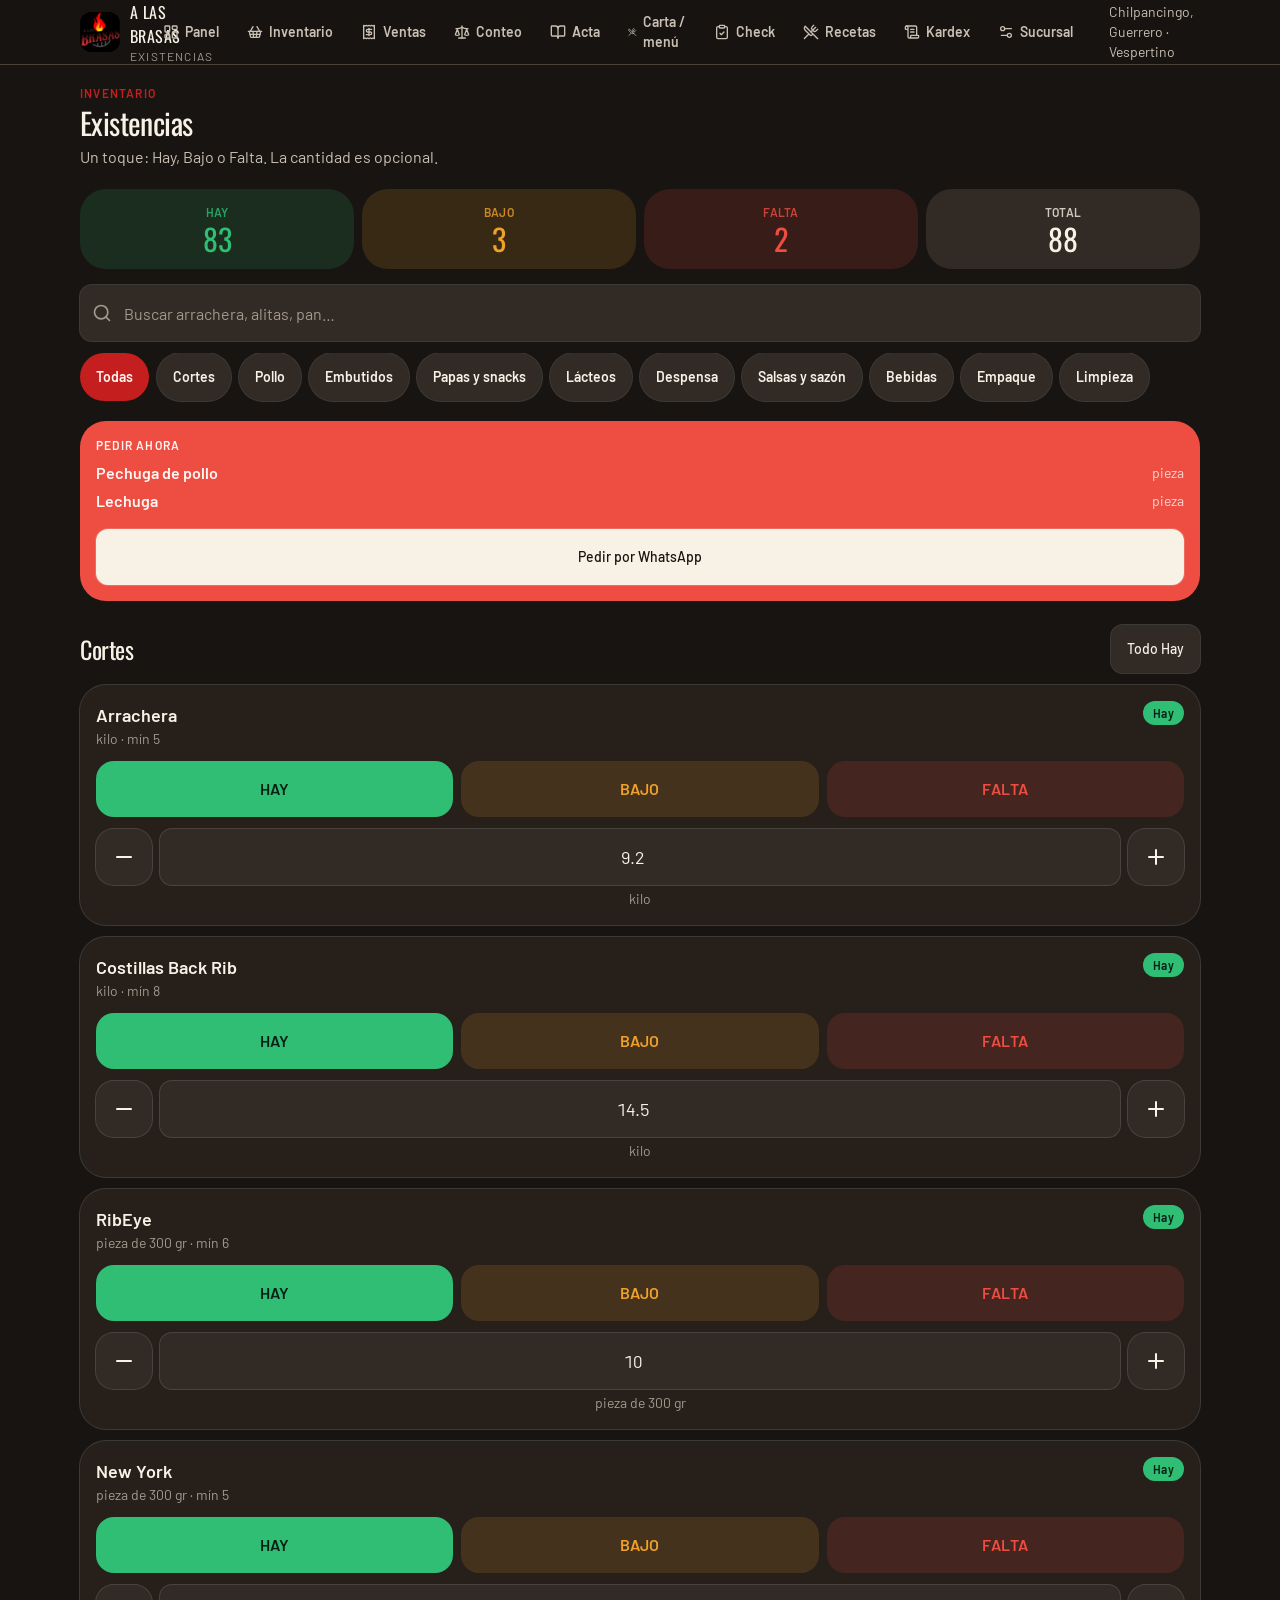
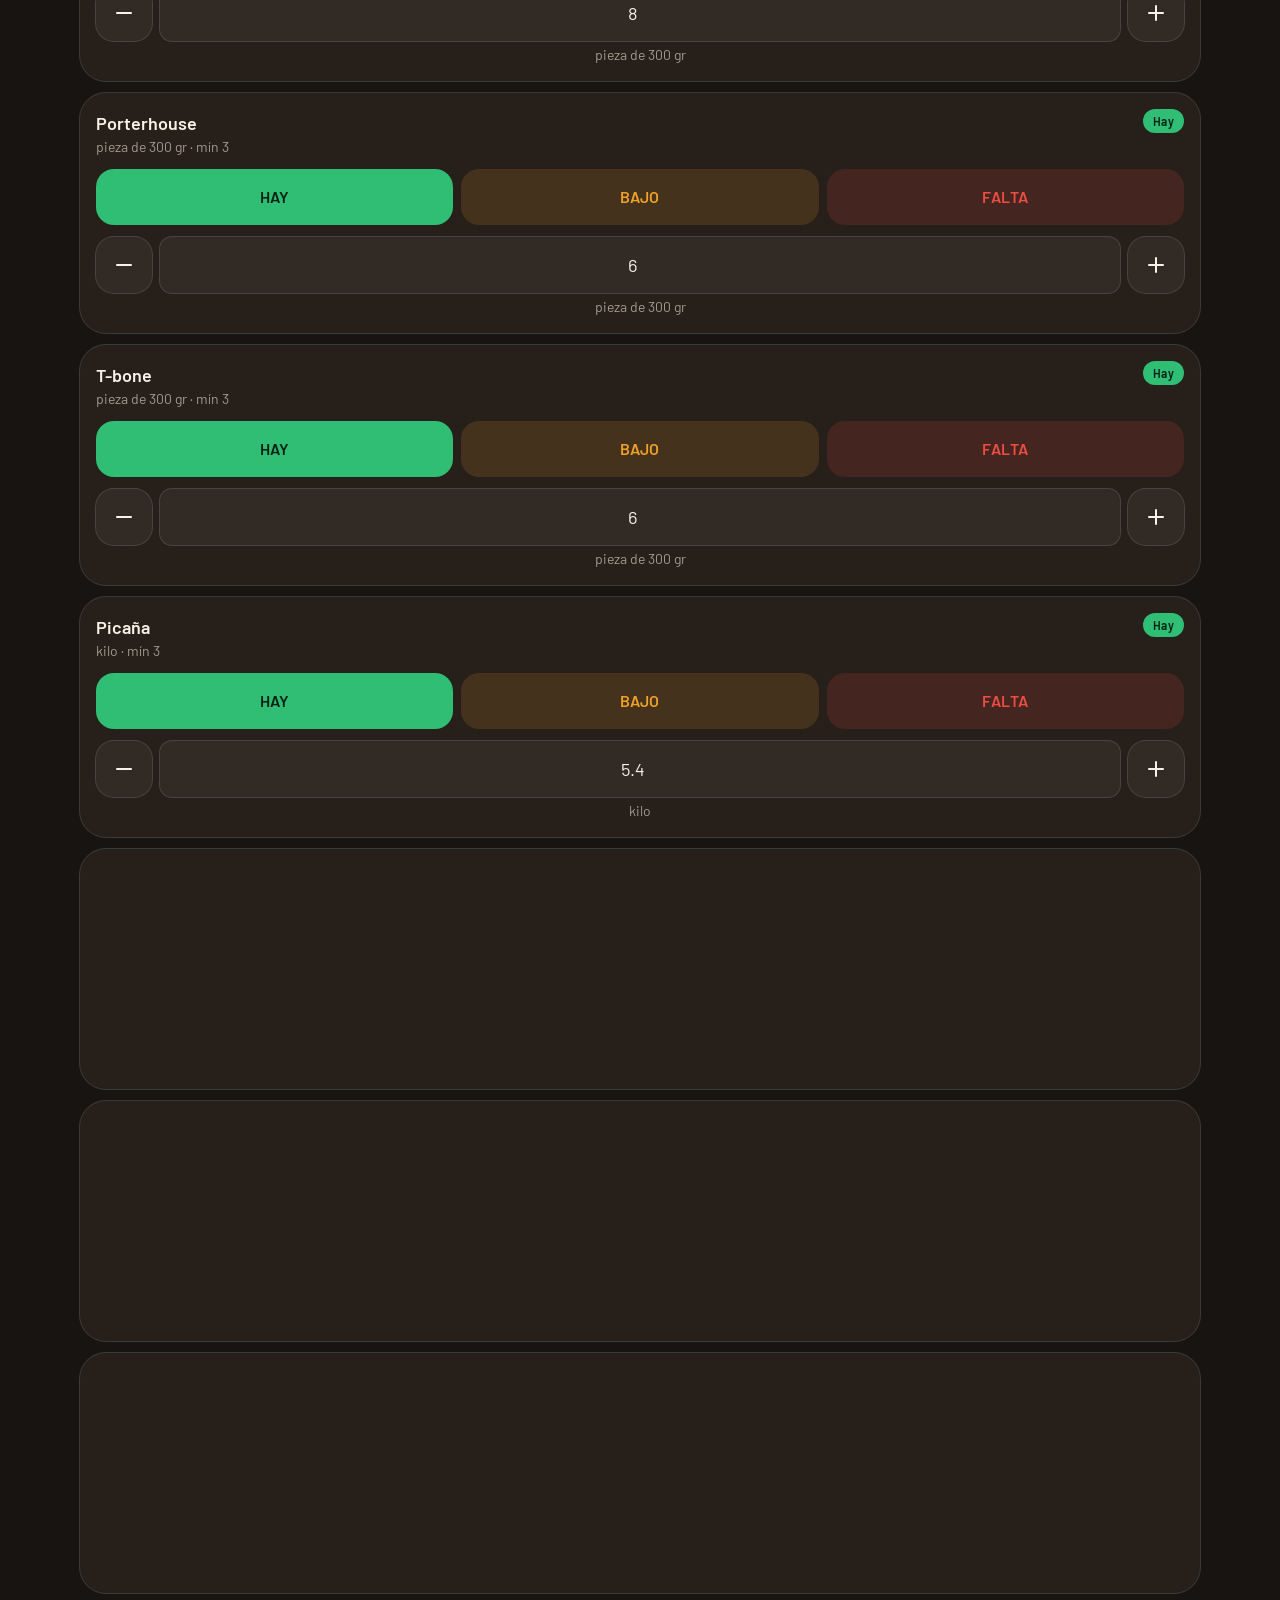
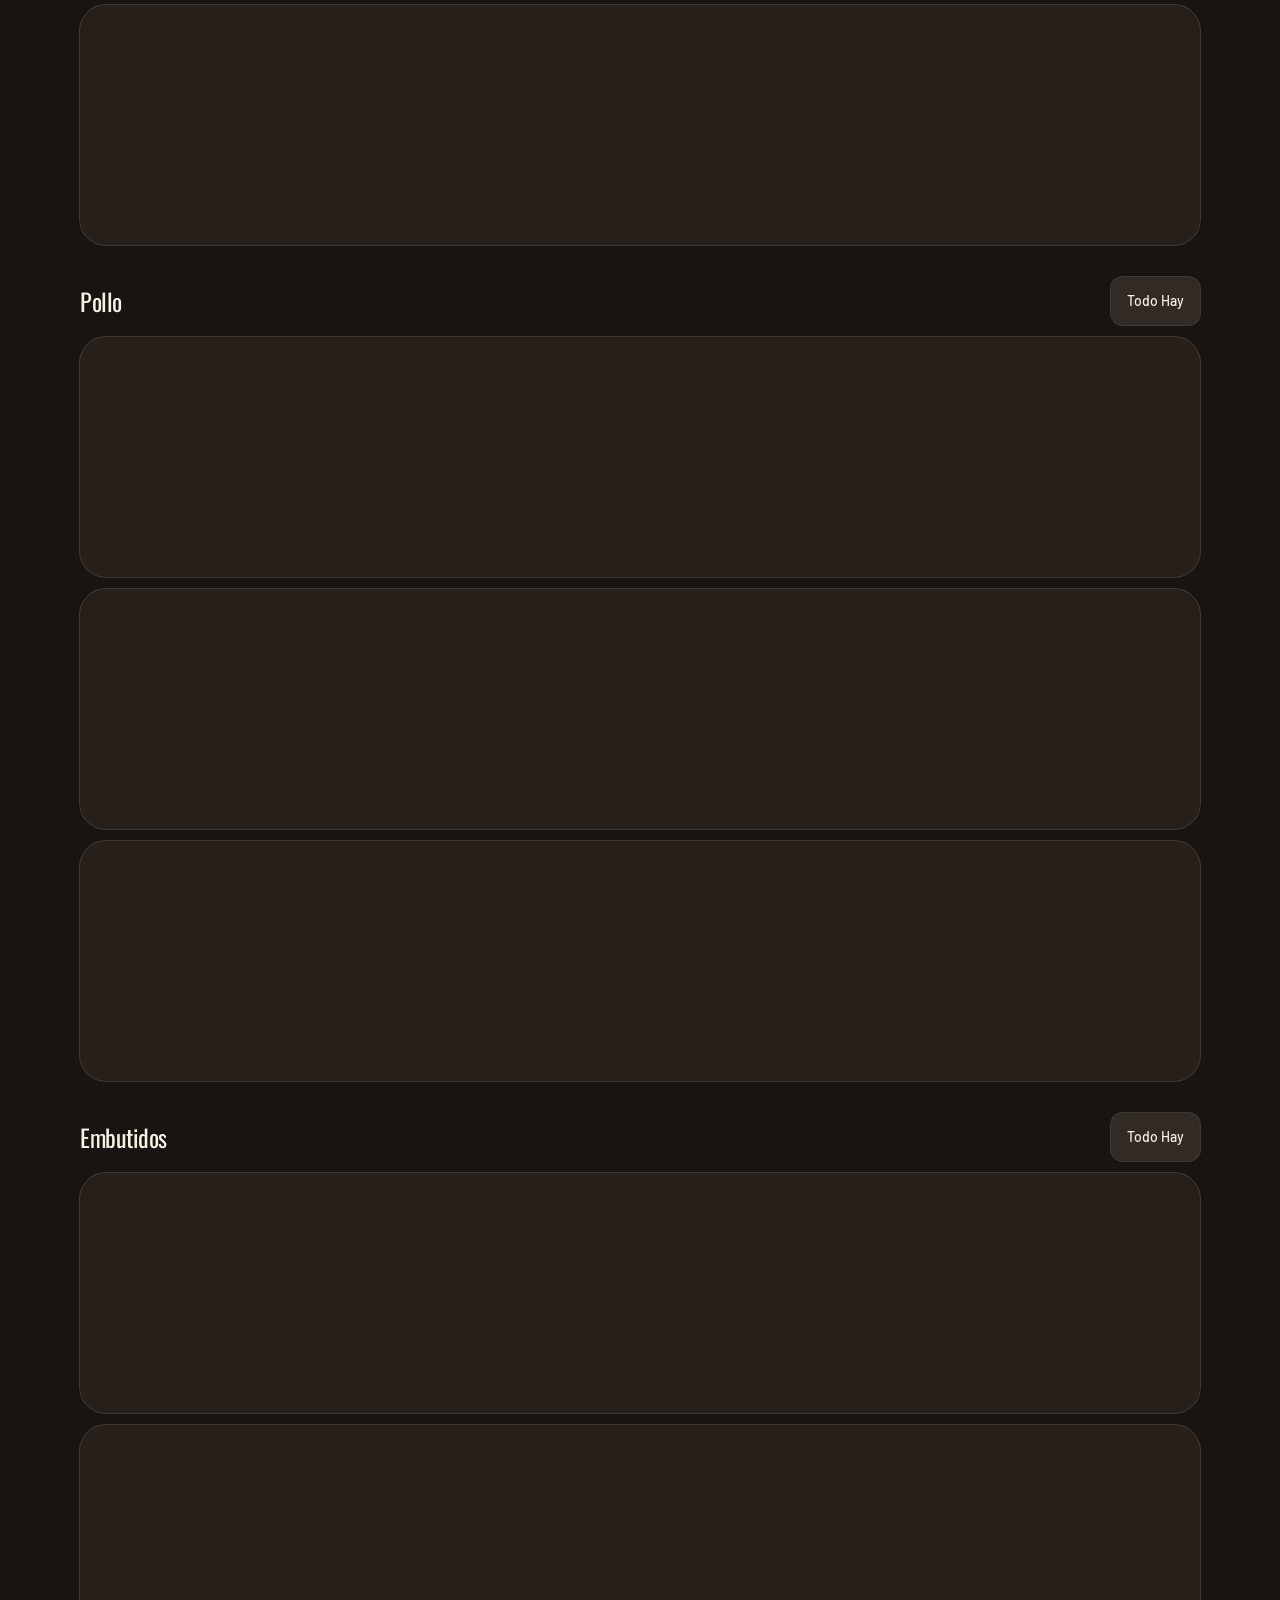
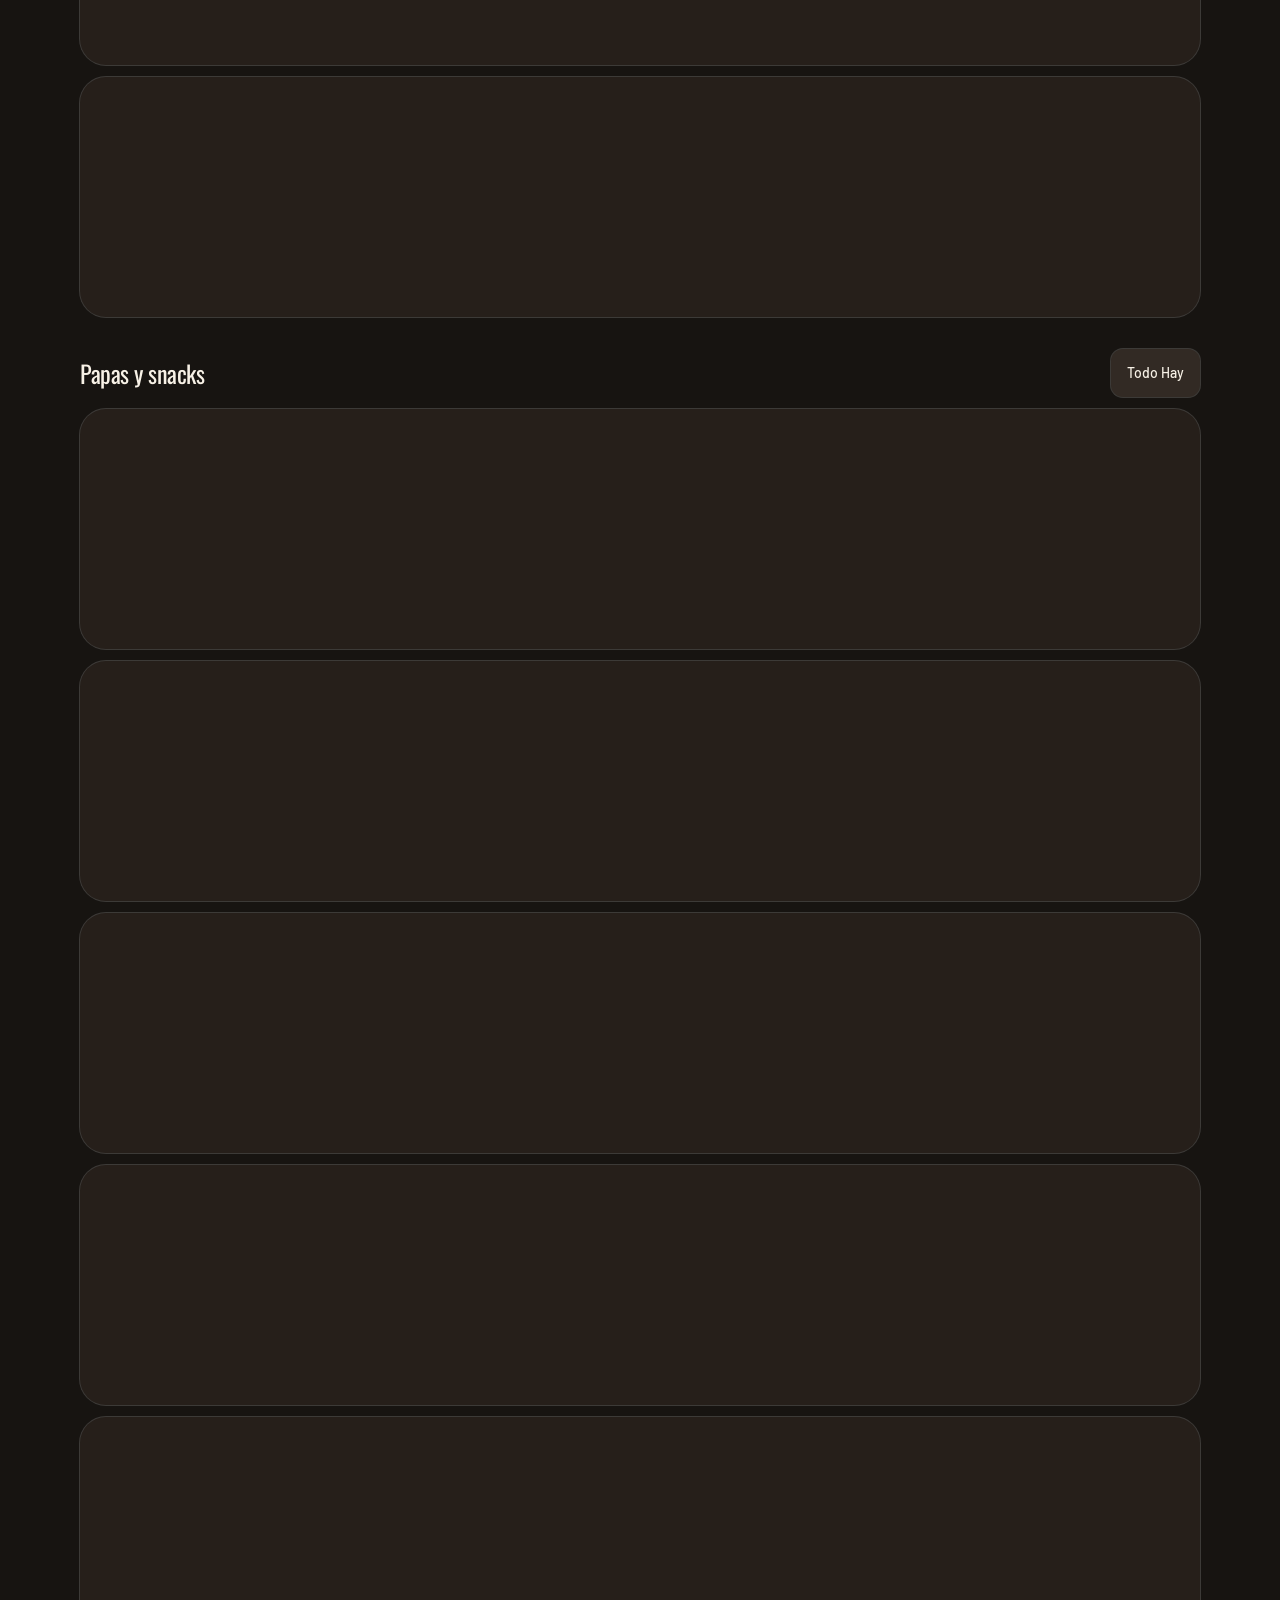
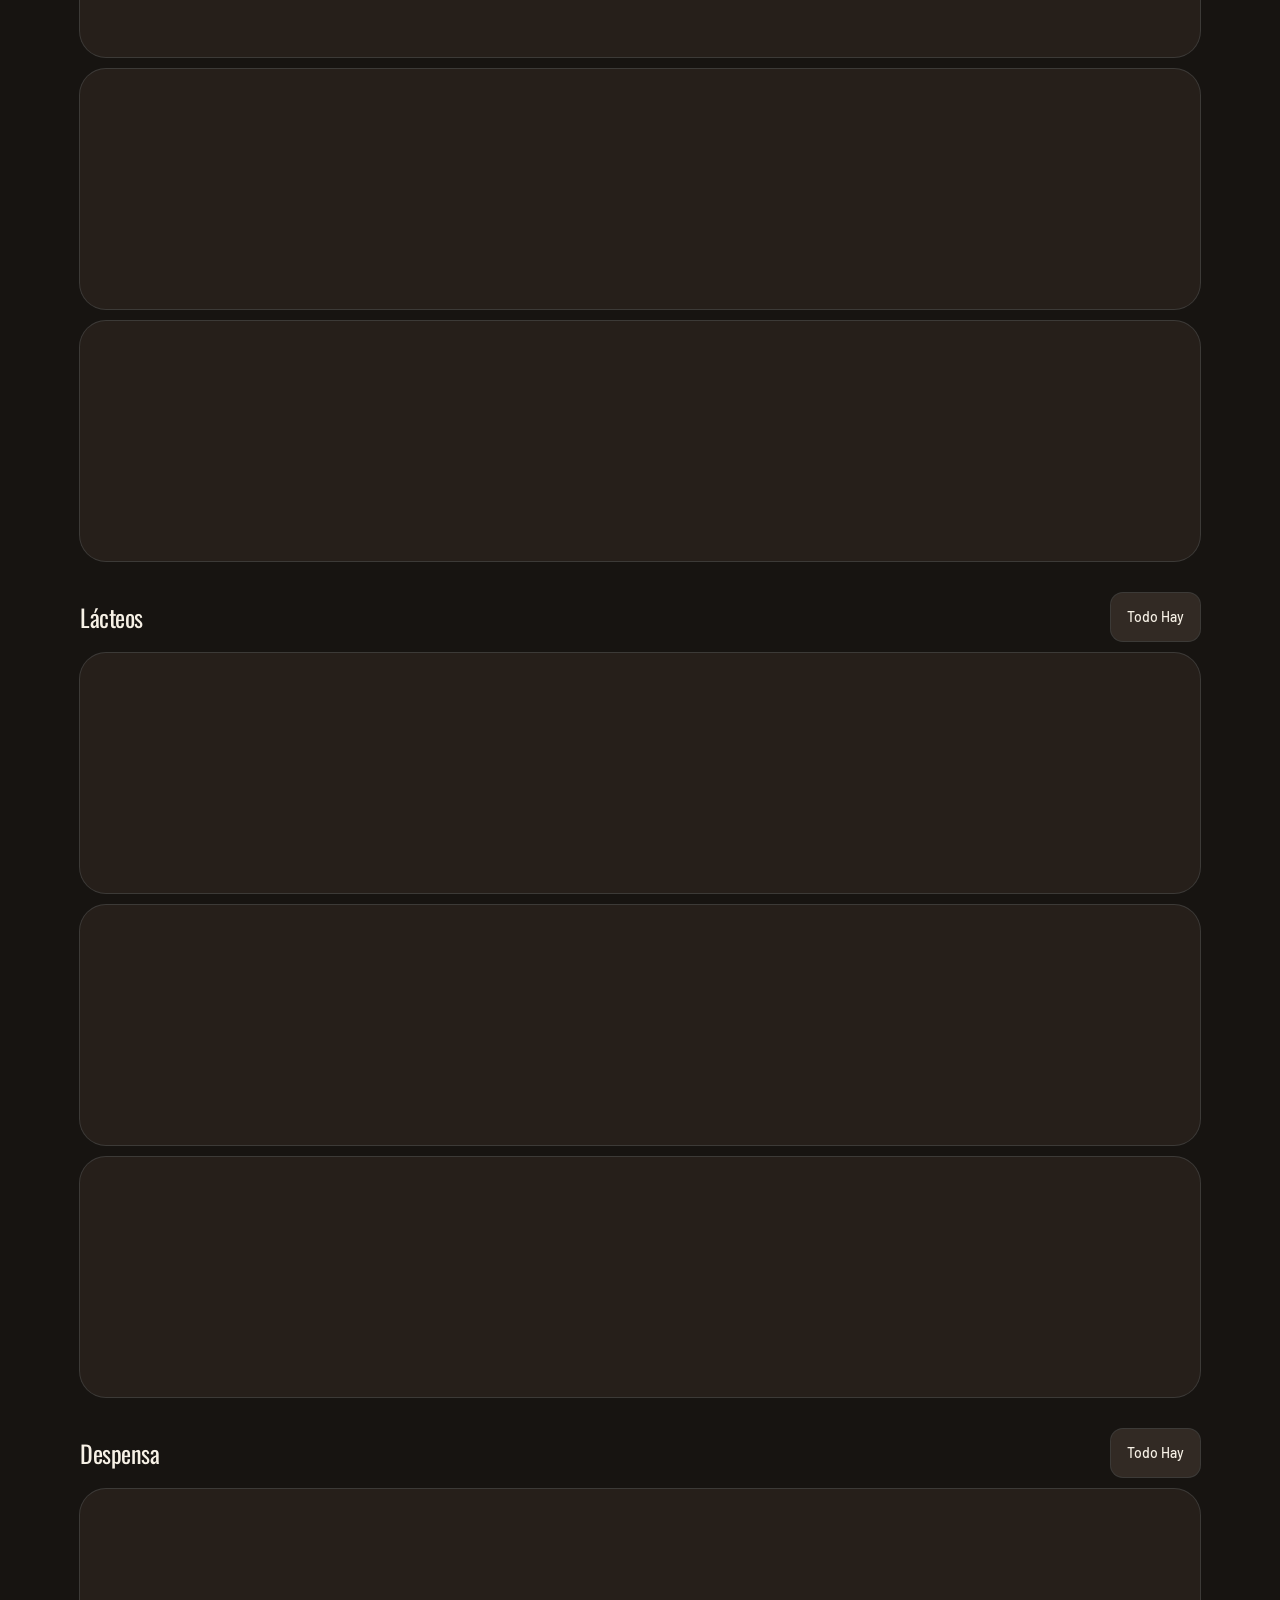
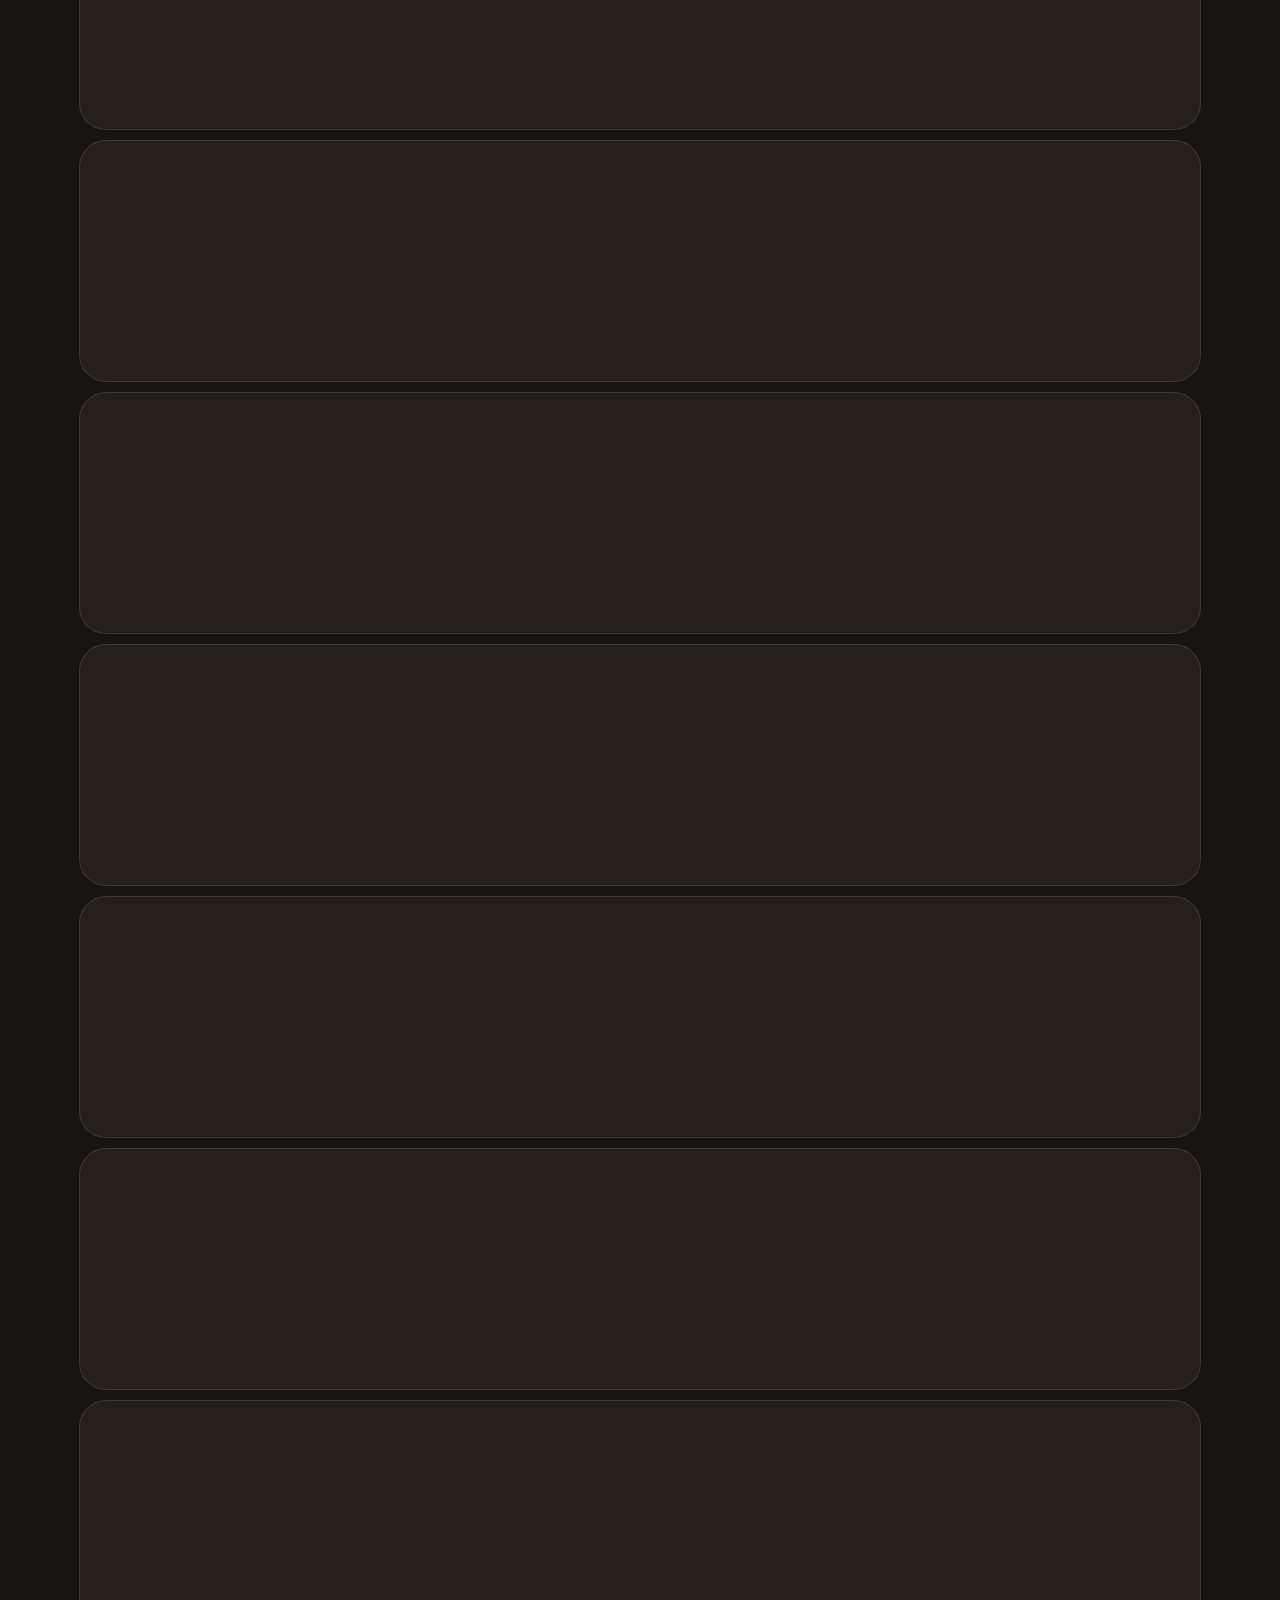
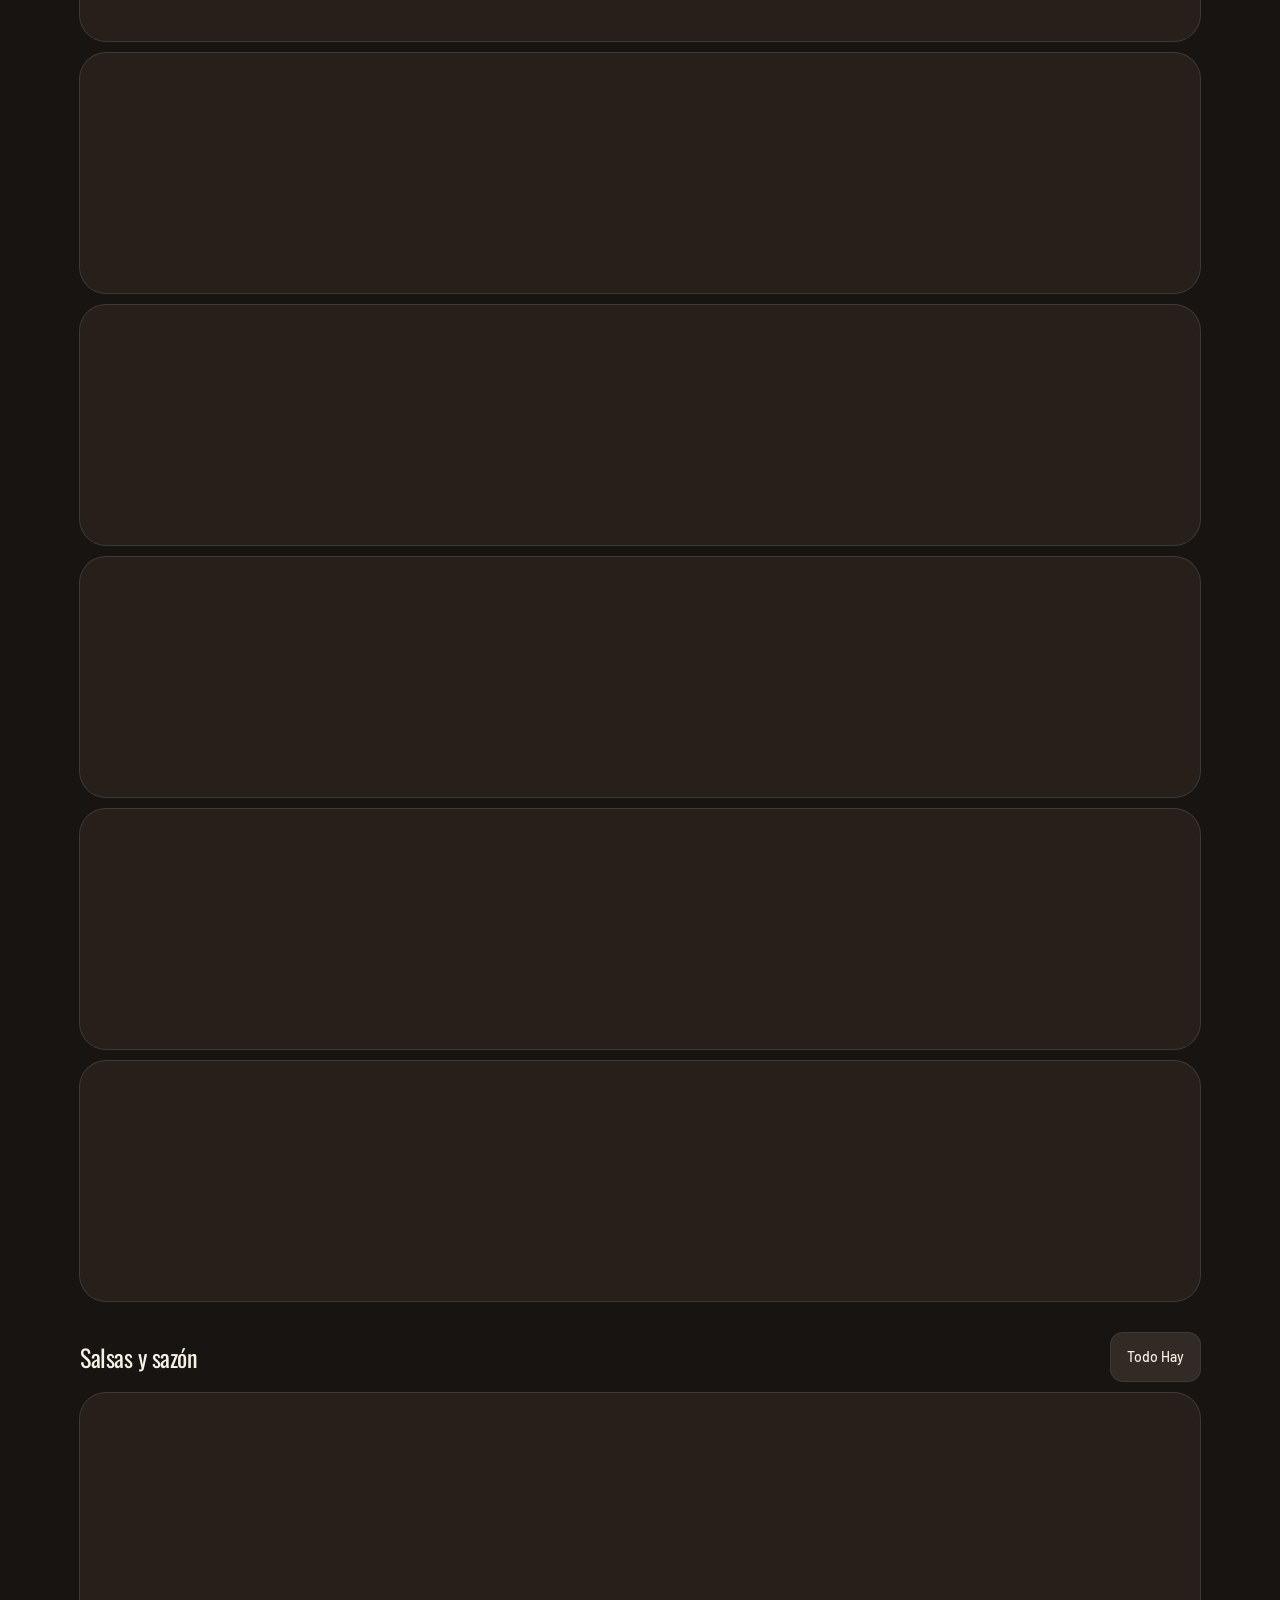
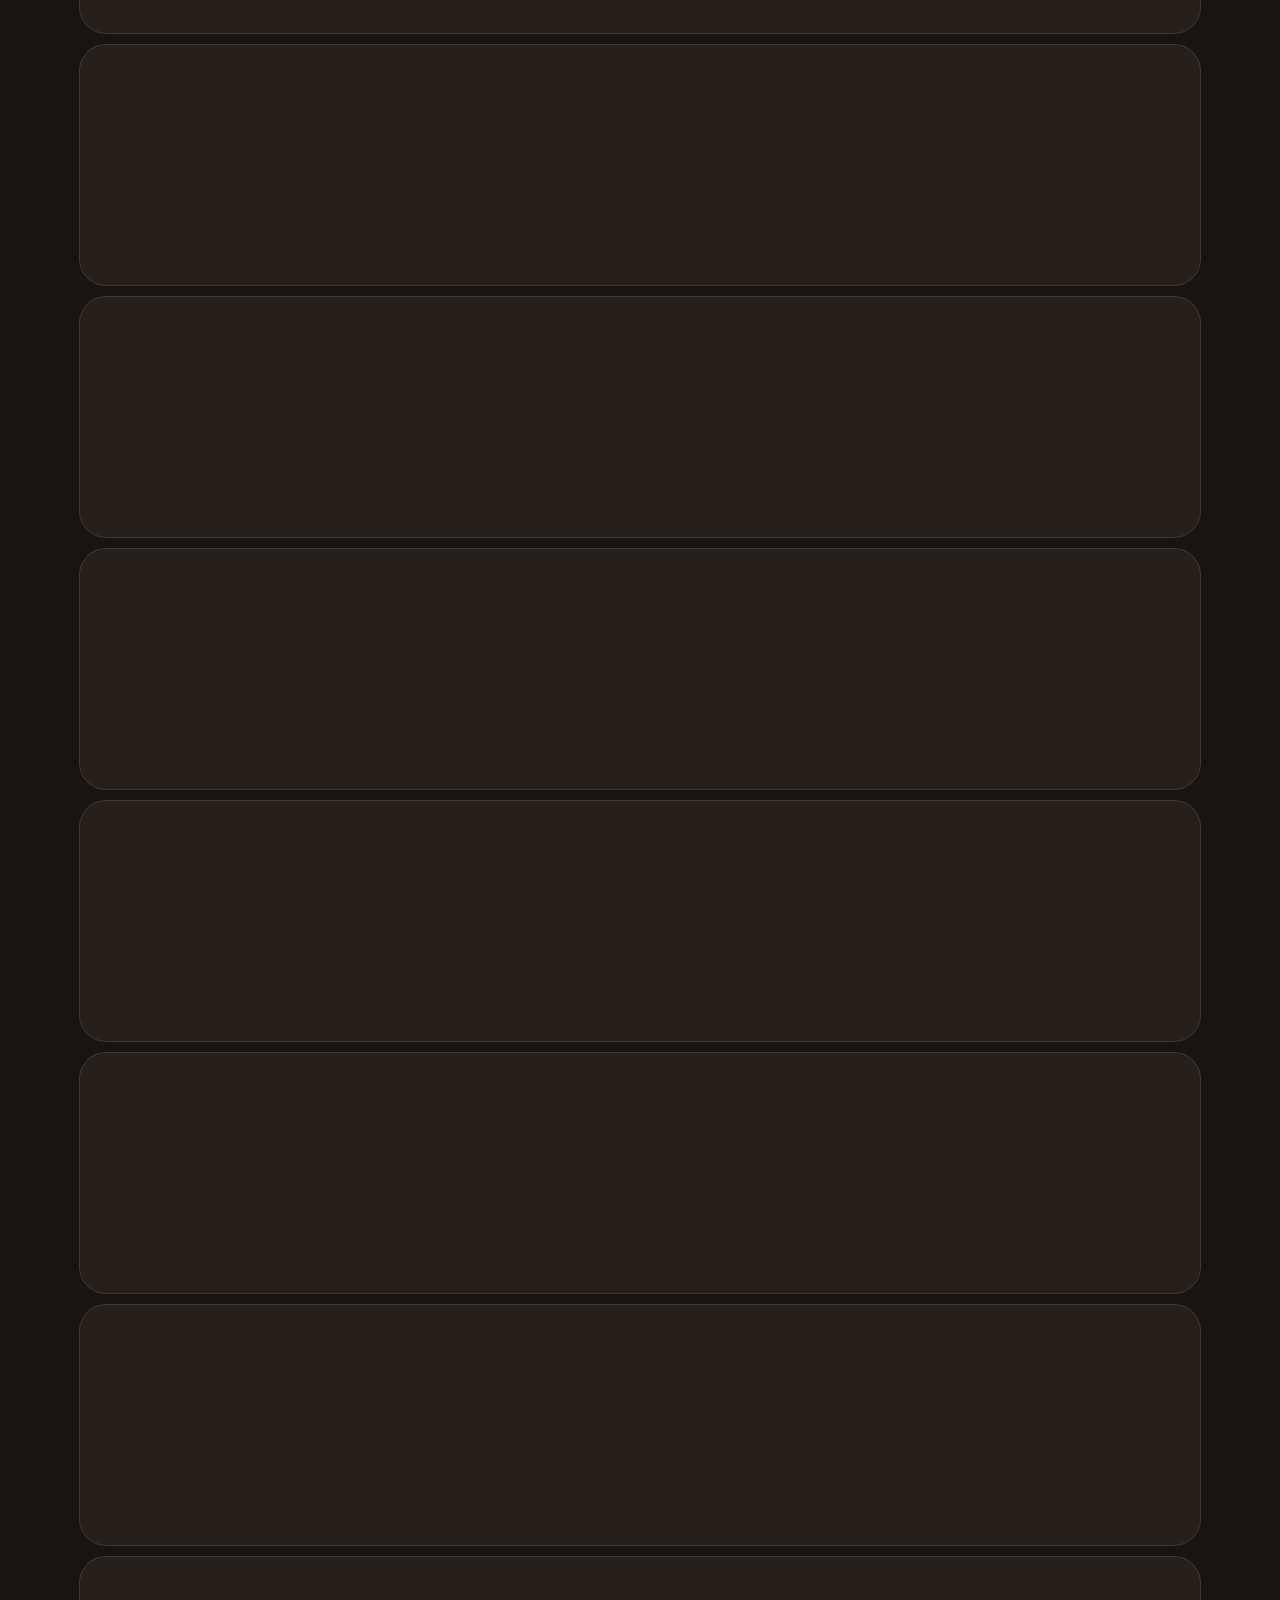
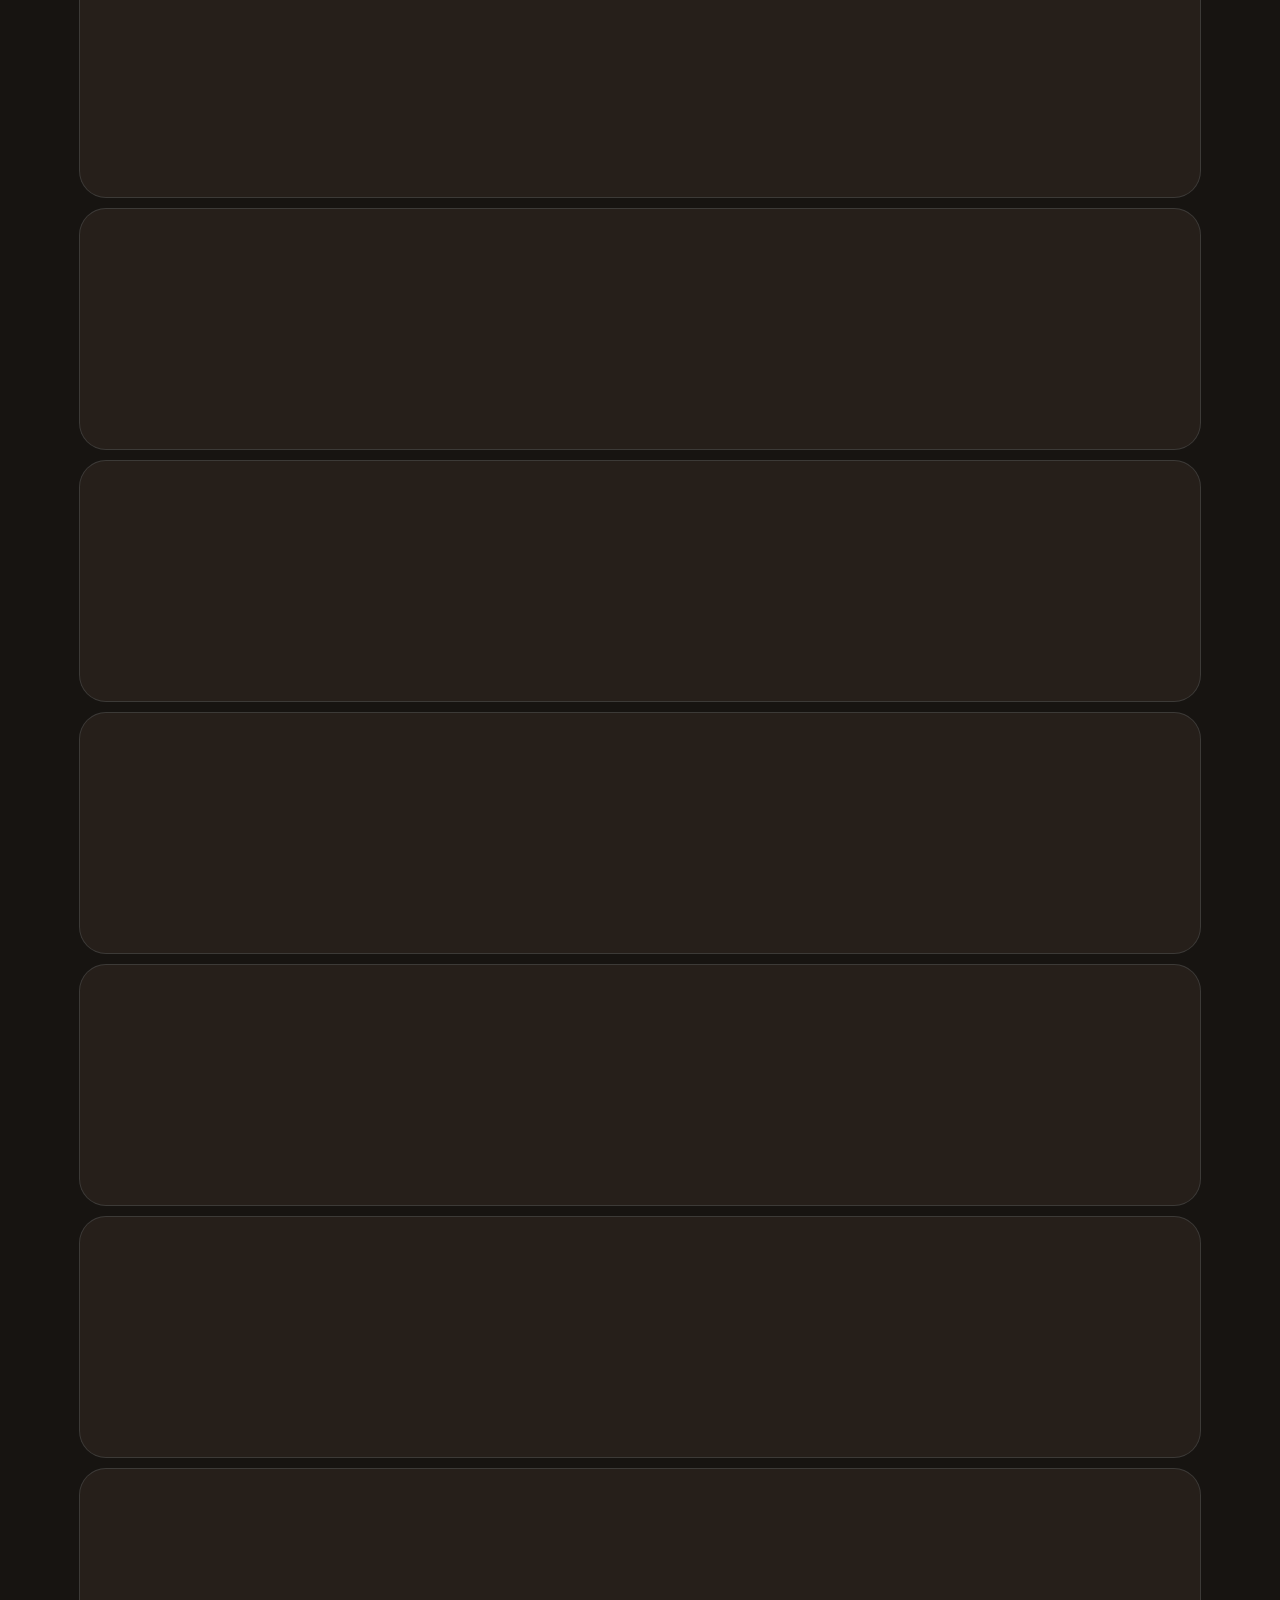
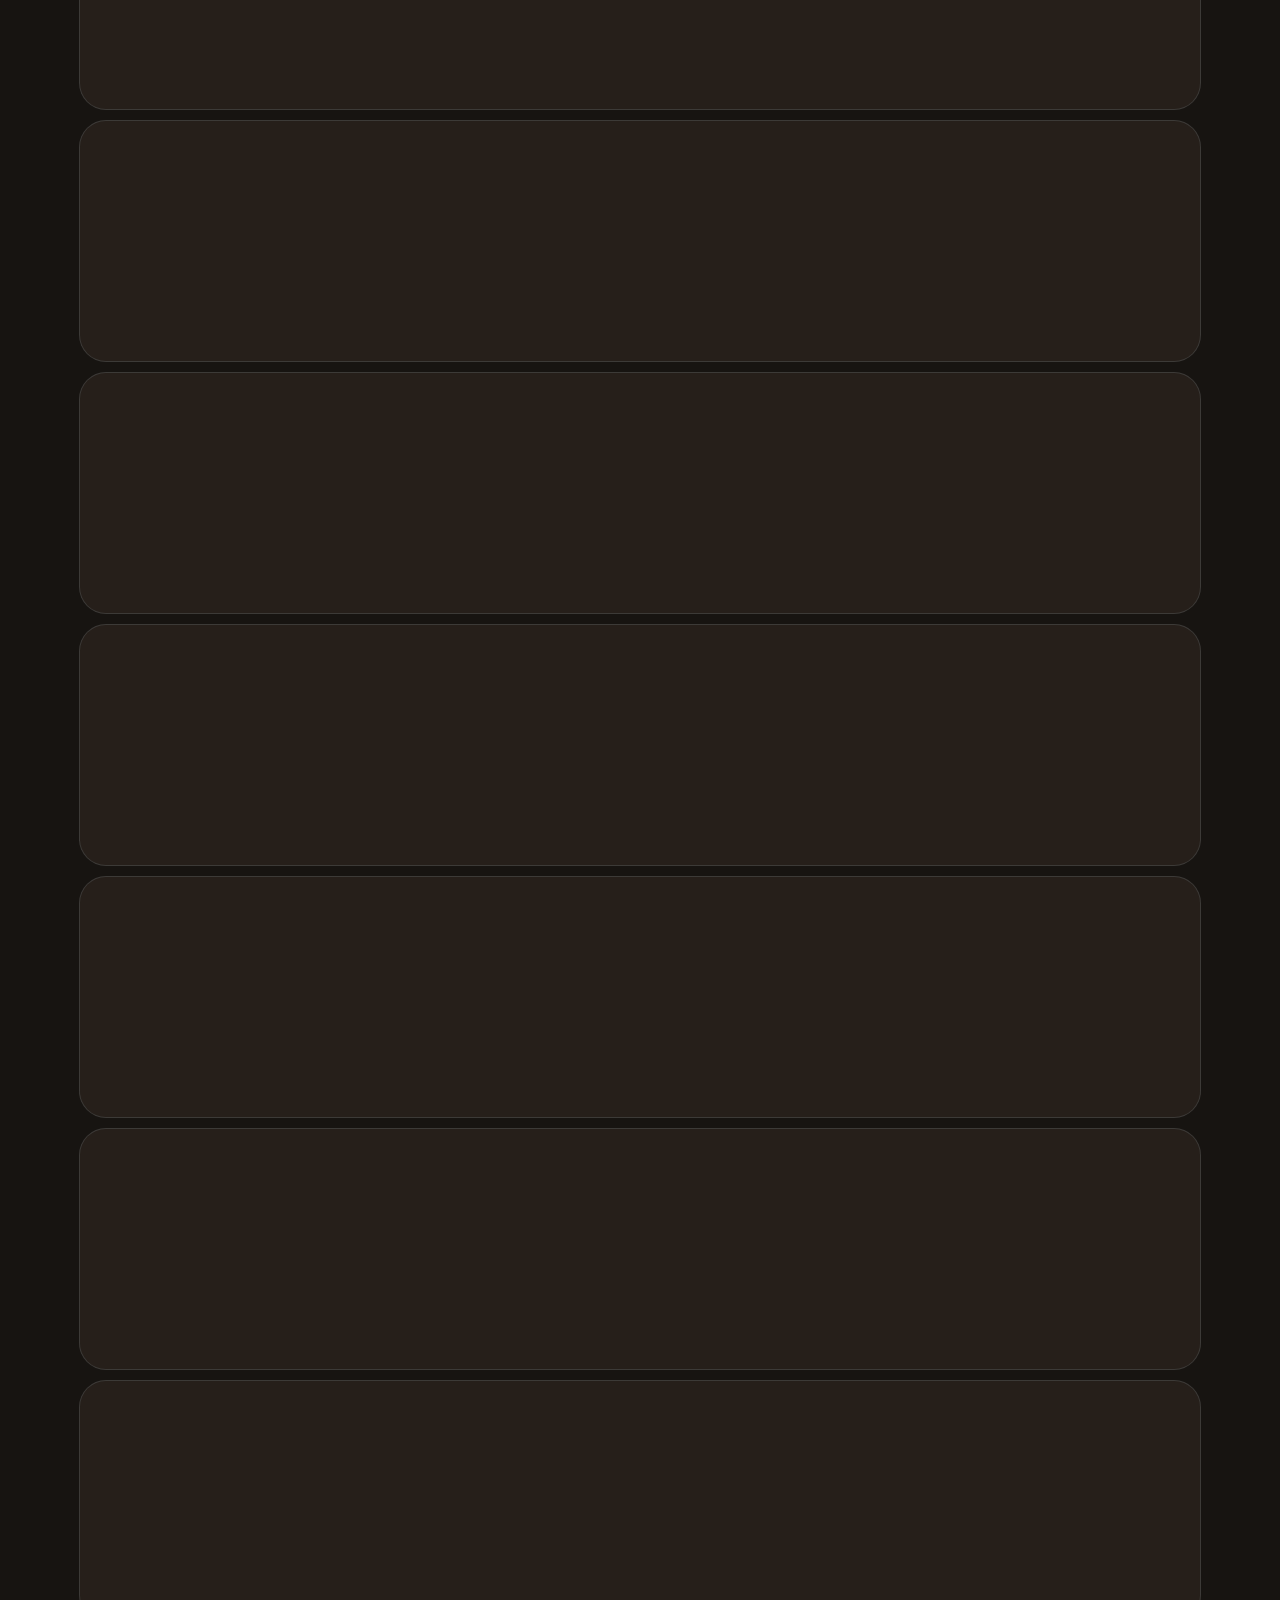
<file: index.html>
<!doctype html>
<html lang="es-MX">
  <head>
    <meta charset="UTF-8" />
    <meta name="viewport" content="width=device-width, initial-scale=1, viewport-fit=cover" />
    <meta name="theme-color" content="#171411" />
    <meta
      name="description"
      content="Control de existencias y faltantes de A las Brasas. Chilpancingo, Guerrero. PWA local-first."
    />
    <meta name="apple-mobile-web-app-capable" content="yes" />
    <meta name="mobile-web-app-capable" content="yes" />
    <meta name="apple-mobile-web-app-status-bar-style" content="black-translucent" />
    <meta name="apple-mobile-web-app-title" content="A las Brasas" />
    <link rel="icon" type="image/svg+xml" href="./favicon.svg" />
    <link rel="apple-touch-icon" href="./apple-touch-icon.png" />
    <link rel="manifest" href="./manifest.webmanifest" />
    <link rel="preconnect" href="https://fonts.googleapis.com" />
    <link rel="preconnect" href="https://fonts.gstatic.com" crossorigin />
    <link
      rel="stylesheet"
      href="https://fonts.googleapis.com/css2?family=Barlow:wght@400;600&family=Oswald:wght@600&display=swap"
    />
    <title>A las Brasas</title>
    <style>
      html, body { margin: 0; background: #171411; color: #f7f1e6; min-height: 100dvh; }
      #boot {
        font-family: Barlow, system-ui, sans-serif;
        letter-spacing: 0.22em;
        text-transform: uppercase;
        font-size: 11px;
        opacity: 0.55;
        padding: 2rem;
      }
    </style>
    <script src="./assets/unidades-orden.js?v=13"></script>
    <script type="module" crossorigin src="./assets/index-DJBYVAHj.js"></script>
    <link rel="modulepreload" crossorigin href="./assets/rolldown-runtime-CbXtAM7H.js">
    <link rel="modulepreload" crossorigin href="./assets/react-BicOiEU0.js">
    <link rel="modulepreload" crossorigin href="./assets/mark-xGi0GSQx.js">
    <link rel="stylesheet" crossorigin href="./assets/index-Zl9Jq1B4.css">
  </head>
  <body>
    <div id="root"><p id="boot">A las Brasas · existencias</p></div>
    <script src="./assets/pedido-wa.js?v=9"></script>
    <script src="./assets/turno-share.js?v=9"></script>
    <script src="./assets/acta-pdf.js?v=11"></script>
  </body>
</html>
</file>
<file: assets/index-Zl9Jq1B4.css>
/*! tailwindcss v4.3.3 | MIT License | https://tailwindcss.com */
@layer properties{@supports (((-webkit-hyphens:none)) and (not (margin-trim:inline))) or ((-moz-orient:inline) and (not (color:rgb(from red r g b)))){*,:before,:after{--tw-translate-x:0;--tw-translate-y:0;--tw-translate-z:0;--tw-space-y-reverse:0;--tw-divide-y-reverse:0;--tw-border-style:solid;--tw-gradient-position:initial;--tw-gradient-from:#0000;--tw-gradient-via:#0000;--tw-gradient-to:#0000;--tw-gradient-stops:initial;--tw-gradient-via-stops:initial;--tw-gradient-from-position:0%;--tw-gradient-via-position:50%;--tw-gradient-to-position:100%;--tw-leading:initial;--tw-font-weight:initial;--tw-tracking:initial;--tw-shadow:0 0 #0000;--tw-shadow-color:initial;--tw-shadow-alpha:100%;--tw-inset-shadow:0 0 #0000;--tw-inset-shadow-color:initial;--tw-inset-shadow-alpha:100%;--tw-ring-color:initial;--tw-ring-shadow:0 0 #0000;--tw-inset-ring-color:initial;--tw-inset-ring-shadow:0 0 #0000;--tw-ring-inset:initial;--tw-ring-offset-width:0px;--tw-ring-offset-color:#fff;--tw-ring-offset-shadow:0 0 #0000;--tw-outline-style:solid;--tw-blur:initial;--tw-brightness:initial;--tw-contrast:initial;--tw-grayscale:initial;--tw-hue-rotate:initial;--tw-invert:initial;--tw-opacity:initial;--tw-saturate:initial;--tw-sepia:initial;--tw-drop-shadow:initial;--tw-drop-shadow-color:initial;--tw-drop-shadow-alpha:100%;--tw-drop-shadow-size:initial;--tw-backdrop-blur:initial;--tw-backdrop-brightness:initial;--tw-backdrop-contrast:initial;--tw-backdrop-grayscale:initial;--tw-backdrop-hue-rotate:initial;--tw-backdrop-invert:initial;--tw-backdrop-opacity:initial;--tw-backdrop-saturate:initial;--tw-backdrop-sepia:initial;--tw-duration:initial;--tw-ease:initial;--tw-animation-delay:0s;--tw-animation-direction:normal;--tw-animation-duration:initial;--tw-animation-fill-mode:none;--tw-animation-iteration-count:1;--tw-enter-blur:0;--tw-enter-opacity:1;--tw-enter-rotate:0;--tw-enter-scale:1;--tw-enter-translate-x:0;--tw-enter-translate-y:0;--tw-exit-blur:0;--tw-exit-opacity:1;--tw-exit-rotate:0;--tw-exit-scale:1;--tw-exit-translate-x:0;--tw-exit-translate-y:0}::backdrop{--tw-translate-x:0;--tw-translate-y:0;--tw-translate-z:0;--tw-space-y-reverse:0;--tw-divide-y-reverse:0;--tw-border-style:solid;--tw-gradient-position:initial;--tw-gradient-from:#0000;--tw-gradient-via:#0000;--tw-gradient-to:#0000;--tw-gradient-stops:initial;--tw-gradient-via-stops:initial;--tw-gradient-from-position:0%;--tw-gradient-via-position:50%;--tw-gradient-to-position:100%;--tw-leading:initial;--tw-font-weight:initial;--tw-tracking:initial;--tw-shadow:0 0 #0000;--tw-shadow-color:initial;--tw-shadow-alpha:100%;--tw-inset-shadow:0 0 #0000;--tw-inset-shadow-color:initial;--tw-inset-shadow-alpha:100%;--tw-ring-color:initial;--tw-ring-shadow:0 0 #0000;--tw-inset-ring-color:initial;--tw-inset-ring-shadow:0 0 #0000;--tw-ring-inset:initial;--tw-ring-offset-width:0px;--tw-ring-offset-color:#fff;--tw-ring-offset-shadow:0 0 #0000;--tw-outline-style:solid;--tw-blur:initial;--tw-brightness:initial;--tw-contrast:initial;--tw-grayscale:initial;--tw-hue-rotate:initial;--tw-invert:initial;--tw-opacity:initial;--tw-saturate:initial;--tw-sepia:initial;--tw-drop-shadow:initial;--tw-drop-shadow-color:initial;--tw-drop-shadow-alpha:100%;--tw-drop-shadow-size:initial;--tw-backdrop-blur:initial;--tw-backdrop-brightness:initial;--tw-backdrop-contrast:initial;--tw-backdrop-grayscale:initial;--tw-backdrop-hue-rotate:initial;--tw-backdrop-invert:initial;--tw-backdrop-opacity:initial;--tw-backdrop-saturate:initial;--tw-backdrop-sepia:initial;--tw-duration:initial;--tw-ease:initial;--tw-animation-delay:0s;--tw-animation-direction:normal;--tw-animation-duration:initial;--tw-animation-fill-mode:none;--tw-animation-iteration-count:1;--tw-enter-blur:0;--tw-enter-opacity:1;--tw-enter-rotate:0;--tw-enter-scale:1;--tw-enter-translate-x:0;--tw-enter-translate-y:0;--tw-exit-blur:0;--tw-exit-opacity:1;--tw-exit-rotate:0;--tw-exit-scale:1;--tw-exit-translate-x:0;--tw-exit-translate-y:0}}}@layer theme{:root,:host{--font-sans:"Barlow", ui-sans-serif, system-ui, sans-serif;--font-mono:ui-monospace, SFMono-Regular, Menlo, Monaco, Consolas, "Liberation Mono", "Courier New", monospace;--color-red-500:#fb2c36;--color-zinc-50:#fafafa;--color-zinc-400:#9f9fa9;--color-zinc-500:#71717b;--color-zinc-900:#18181b;--color-zinc-950:#09090b;--color-neutral-100:#f5f5f5;--color-neutral-300:#d4d4d4;--color-neutral-700:#404040;--color-neutral-900:#171717;--color-black:#000;--color-white:#fff;--spacing:.25rem;--container-sm:24rem;--container-md:28rem;--container-lg:32rem;--container-xl:36rem;--container-2xl:42rem;--container-3xl:48rem;--container-5xl:64rem;--container-6xl:72rem;--text-xs:.75rem;--text-xs--line-height:calc(1 / .75);--text-sm:.875rem;--text-sm--line-height:calc(1.25 / .875);--text-base:1rem;--text-base--line-height:calc(1.5 / 1);--text-lg:1.125rem;--text-lg--line-height:calc(1.75 / 1.125);--text-xl:1.25rem;--text-xl--line-height:calc(1.75 / 1.25);--text-2xl:1.5rem;--text-2xl--line-height:calc(2 / 1.5);--text-3xl:1.875rem;--text-3xl--line-height:calc(2.25 / 1.875);--text-4xl:2.25rem;--text-4xl--line-height:calc(2.5 / 2.25);--text-5xl:3rem;--text-5xl--line-height:1;--text-6xl:3.75rem;--text-6xl--line-height:1;--font-weight-medium:500;--font-weight-semibold:600;--tracking-wide:.025em;--tracking-widest:.1em;--leading-tight:1.25;--leading-relaxed:1.625;--radius-md:12px;--radius-lg:18px;--radius-xl:26px;--radius-2xl:32px;--ease-out:cubic-bezier(0, 0, .2, 1);--blur-md:12px;--default-transition-duration:.15s;--default-transition-timing-function:cubic-bezier(.4, 0, .2, 1);--default-font-family:var(--font-sans);--default-mono-font-family:var(--font-mono);--font-display:"Oswald", ui-sans-serif, system-ui, sans-serif;--color-bg:#171411;--color-surface:#1e1a16;--color-card:#261f1a;--color-raised:#322a24;--color-fg:#f7f1e6;--color-muted:#c9bfb3;--color-subtle:#a3988c;--color-ember:#c41e1e;--color-ember-fg:#fff7f2;--color-bone:#f7f1e6;--color-border:#4a4138;--color-ok:#2fbe74;--color-ok-fg:#062014;--color-warn:#f0a12a;--color-warn-fg:#1c1204;--color-crit:#ee4d42;--color-crit-fg:#fff6f4;--color-paper:#f3ede1;--color-ink:#1a1410;--color-banner:#b42318;--shadow-border:0 0 0 1px #ffffff29;--shadow-border-hover:0 0 0 1px #ffffff47}@supports (color:lab(0% 0 0)){:root,:host{--color-red-500:lab(55.4814% 75.0732 48.8528);--color-zinc-50:lab(98.26% 0 0);--color-zinc-400:lab(65.6464% 1.53497 -5.42429);--color-zinc-500:lab(47.8878% 1.65477 -5.77283);--color-zinc-900:lab(8.30603% .618205 -2.16572);--color-zinc-950:lab(2.51107% .242703 -.886115);--color-neutral-100:lab(96.52% -.0000298023 .0000119209);--color-neutral-300:lab(84.92% 0 -.0000119209);--color-neutral-700:lab(27.036% 0 0);--color-neutral-900:lab(7.78201% -.0000149012 0)}}}@layer base{*,:after,:before{box-sizing:border-box;border:0 solid;margin:0;padding:0}::backdrop{box-sizing:border-box;border:0 solid;margin:0;padding:0}::file-selector-button{box-sizing:border-box;border:0 solid;margin:0;padding:0}html,:host{-webkit-text-size-adjust:100%;tab-size:4;line-height:1.5;font-family:var(--default-font-family,-apple-system, BlinkMacSystemFont, "Segoe UI", Roboto, "Helvetica Neue", "Noto Sans", Arial, sans-serif, "Apple Color Emoji", "Segoe UI Emoji", "Segoe UI Symbol", "Noto Color Emoji");font-feature-settings:var(--default-font-feature-settings,normal);font-variation-settings:var(--default-font-variation-settings,normal);-webkit-tap-highlight-color:transparent}hr{height:0;color:inherit;border-top-width:1px}abbr:where([title]){-webkit-text-decoration:underline dotted;text-decoration:underline dotted}h1,h2,h3,h4,h5,h6{font-size:inherit;font-weight:inherit}a{color:inherit;-webkit-text-decoration:inherit;-webkit-text-decoration:inherit;-webkit-text-decoration:inherit;-webkit-text-decoration:inherit;text-decoration:inherit}b,strong{font-weight:bolder}code,kbd,samp,pre{font-family:var(--default-mono-font-family,ui-monospace, SFMono-Regular, Menlo, Monaco, Consolas, "Liberation Mono", "Courier New", monospace);font-feature-settings:var(--default-mono-font-feature-settings,normal);font-variation-settings:var(--default-mono-font-variation-settings,normal);font-size:1em}small{font-size:80%}sub,sup{vertical-align:baseline;font-size:75%;line-height:0;position:relative}sub{bottom:-.25em}sup{top:-.5em}table{text-indent:0;border-color:inherit;border-collapse:collapse}:-moz-focusring:where(:not(iframe)){outline:auto}progress{vertical-align:baseline}summary{display:list-item}ol,ul,menu{list-style:none}img,svg,video,canvas,audio,iframe,embed,object{vertical-align:middle;display:block}img,video{max-width:100%;height:auto}button,input,select,optgroup,textarea{font:inherit;font-feature-settings:inherit;font-variation-settings:inherit;letter-spacing:inherit;color:inherit;opacity:1;background-color:#0000;border-radius:0}::file-selector-button{font:inherit;font-feature-settings:inherit;font-variation-settings:inherit;letter-spacing:inherit;color:inherit;opacity:1;background-color:#0000;border-radius:0}:where(select:is([multiple],[size])) optgroup{font-weight:bolder}:where(select:is([multiple],[size])) optgroup option{padding-inline-start:20px}::file-selector-button{margin-inline-end:4px}::placeholder{opacity:1}@supports (not ((-webkit-appearance:-apple-pay-button))) or (contain-intrinsic-size:1px){::placeholder{color:currentColor}@supports (color:color-mix(in lab, red, red)){::placeholder{color:color-mix(in oklab, currentcolor 50%, transparent)}}}textarea{resize:vertical}::-webkit-search-decoration{-webkit-appearance:none}::-webkit-date-and-time-value{min-height:1lh;text-align:inherit}::-webkit-datetime-edit{display:inline-flex}::-webkit-datetime-edit-fields-wrapper{padding:0}::-webkit-datetime-edit{padding-block:0}::-webkit-datetime-edit-year-field{padding-block:0}::-webkit-datetime-edit-month-field{padding-block:0}::-webkit-datetime-edit-day-field{padding-block:0}::-webkit-datetime-edit-hour-field{padding-block:0}::-webkit-datetime-edit-minute-field{padding-block:0}::-webkit-datetime-edit-second-field{padding-block:0}::-webkit-datetime-edit-millisecond-field{padding-block:0}::-webkit-datetime-edit-meridiem-field{padding-block:0}::-webkit-calendar-picker-indicator{line-height:1}:-moz-ui-invalid{box-shadow:none}button,input:where([type=button],[type=reset],[type=submit]){appearance:button}::file-selector-button{appearance:button}::-webkit-inner-spin-button{height:auto}::-webkit-outer-spin-button{height:auto}[hidden]:where(:not([hidden=until-found])){display:none!important}html{-webkit-font-smoothing:antialiased;-moz-osx-font-smoothing:grayscale;background:var(--color-bg);color:var(--color-fg);font-size:16px}body{background:var(--color-bg);color:var(--color-fg);font-family:var(--font-sans);min-height:100dvh}button:not(:disabled),[role=button]:not(:disabled){cursor:pointer}h1,h2,h3{text-wrap:balance;font-family:var(--font-display);letter-spacing:-.02em}p{text-wrap:pretty}*{border-color:var(--color-border)}input,select,textarea{font:inherit}}@layer components;@layer utilities{.pointer-events-none{pointer-events:none}.visible{visibility:visible}.absolute{position:absolute}.fixed{position:fixed}.relative{position:relative}.static{position:static}.sticky{position:sticky}.inset-0{inset:0}.inset-x-0{inset-inline:0}.top-0{top:0}.top-1\/2{top:50%}.bottom-0{bottom:0}.left-3{left:calc(var(--spacing) * 3)}.isolate{isolation:isolate}.z-20{z-index:20}.z-30{z-index:30}.z-40{z-index:40}.z-50{z-index:50}.-mx-4{margin-inline:calc(var(--spacing) * -4)}.mx-2{margin-inline:calc(var(--spacing) * 2)}.mx-auto{margin-inline:auto}.mt-0\.5{margin-top:calc(var(--spacing) * .5)}.mt-1{margin-top:var(--spacing)}.mt-1\.5{margin-top:calc(var(--spacing) * 1.5)}.mt-2{margin-top:calc(var(--spacing) * 2)}.mt-3{margin-top:calc(var(--spacing) * 3)}.mt-4{margin-top:calc(var(--spacing) * 4)}.mt-5{margin-top:calc(var(--spacing) * 5)}.mt-6{margin-top:calc(var(--spacing) * 6)}.mt-8{margin-top:calc(var(--spacing) * 8)}.mt-10{margin-top:calc(var(--spacing) * 10)}.mb-1\.5{margin-bottom:calc(var(--spacing) * 1.5)}.mb-3{margin-bottom:calc(var(--spacing) * 3)}.ml-1{margin-left:var(--spacing)}.ml-auto{margin-left:auto}.block{display:block}.flex{display:flex}.grid{display:grid}.hidden{display:none}.inline{display:inline}.inline-flex{display:inline-flex}.table{display:table}.size-3{width:calc(var(--spacing) * 3);height:calc(var(--spacing) * 3)}.size-3\.5{width:calc(var(--spacing) * 3.5);height:calc(var(--spacing) * 3.5)}.size-4{width:calc(var(--spacing) * 4);height:calc(var(--spacing) * 4)}.size-5{width:calc(var(--spacing) * 5);height:calc(var(--spacing) * 5)}.size-6{width:calc(var(--spacing) * 6);height:calc(var(--spacing) * 6)}.size-8{width:calc(var(--spacing) * 8);height:calc(var(--spacing) * 8)}.size-9{width:calc(var(--spacing) * 9);height:calc(var(--spacing) * 9)}.size-10{width:calc(var(--spacing) * 10);height:calc(var(--spacing) * 10)}.size-11{width:calc(var(--spacing) * 11);height:calc(var(--spacing) * 11)}.size-14{width:calc(var(--spacing) * 14);height:calc(var(--spacing) * 14)}.size-16{width:calc(var(--spacing) * 16);height:calc(var(--spacing) * 16)}.size-36{width:calc(var(--spacing) * 36);height:calc(var(--spacing) * 36)}.size-full{width:100%;height:100%}.h-8{height:calc(var(--spacing) * 8)}.h-9{height:calc(var(--spacing) * 9)}.h-10{height:calc(var(--spacing) * 10)}.h-11{height:calc(var(--spacing) * 11)}.h-12{height:calc(var(--spacing) * 12)}.h-14{height:calc(var(--spacing) * 14)}.h-16{height:calc(var(--spacing) * 16)}.h-full{height:100%}.max-h-48{max-height:calc(var(--spacing) * 48)}.min-h-11{min-height:calc(var(--spacing) * 11)}.min-h-12{min-height:calc(var(--spacing) * 12)}.min-h-14{min-height:calc(var(--spacing) * 14)}.min-h-16{min-height:calc(var(--spacing) * 16)}.min-h-20{min-height:calc(var(--spacing) * 20)}.min-h-24{min-height:calc(var(--spacing) * 24)}.min-h-dvh{min-height:100dvh}.min-h-screen{min-height:100vh}.w-8{width:calc(var(--spacing) * 8)}.w-full{width:100%}.max-w-2xl{max-width:var(--container-2xl)}.max-w-3xl{max-width:var(--container-3xl)}.max-w-5xl{max-width:var(--container-5xl)}.max-w-6xl{max-width:var(--container-6xl)}.max-w-40{max-width:calc(var(--spacing) * 40)}.max-w-lg{max-width:var(--container-lg)}.max-w-md{max-width:var(--container-md)}.max-w-sm{max-width:var(--container-sm)}.max-w-xl{max-width:var(--container-xl)}.min-w-0{min-width:0}.min-w-11{min-width:calc(var(--spacing) * 11)}.flex-1{flex:1}.shrink-0{flex-shrink:0}.-translate-y-1\/2{--tw-translate-y:calc(calc(1 / 2 * 100%) * -1);translate:var(--tw-translate-x) var(--tw-translate-y)}.cursor-pointer{cursor:pointer}.scroll-mt-20{scroll-margin-top:calc(var(--spacing) * 20)}.list-disc{list-style-type:disc}.grid-cols-2{grid-template-columns:repeat(2,minmax(0,1fr))}.grid-cols-3{grid-template-columns:repeat(3,minmax(0,1fr))}.grid-cols-4{grid-template-columns:repeat(4,minmax(0,1fr))}.grid-cols-5{grid-template-columns:repeat(5,minmax(0,1fr))}.grid-cols-\[3\.5rem_1fr_3\.5rem\]{grid-template-columns:3.5rem 1fr 3.5rem}.grid-cols-\[3\.5rem_1fr_3\.5rem_auto\]{grid-template-columns:3.5rem 1fr 3.5rem auto}.flex-col{flex-direction:column}.flex-wrap{flex-wrap:wrap}.place-items-center{place-items:center}.place-items-end{place-items:end}.items-center{align-items:center}.items-end{align-items:flex-end}.items-start{align-items:flex-start}.justify-between{justify-content:space-between}.justify-center{justify-content:center}.gap-1{gap:var(--spacing)}.gap-1\.5{gap:calc(var(--spacing) * 1.5)}.gap-2{gap:calc(var(--spacing) * 2)}.gap-2\.5{gap:calc(var(--spacing) * 2.5)}.gap-3{gap:calc(var(--spacing) * 3)}.gap-4{gap:calc(var(--spacing) * 4)}.gap-5{gap:calc(var(--spacing) * 5)}.gap-6{gap:calc(var(--spacing) * 6)}:where(.space-y-1>:not(:last-child)){--tw-space-y-reverse:0;margin-block-start:calc(var(--spacing) * var(--tw-space-y-reverse));margin-block-end:calc(var(--spacing) * calc(1 - var(--tw-space-y-reverse)))}:where(.space-y-1\.5>:not(:last-child)){--tw-space-y-reverse:0;margin-block-start:calc(calc(var(--spacing) * 1.5) * var(--tw-space-y-reverse));margin-block-end:calc(calc(var(--spacing) * 1.5) * calc(1 - var(--tw-space-y-reverse)))}:where(.space-y-2>:not(:last-child)){--tw-space-y-reverse:0;margin-block-start:calc(calc(var(--spacing) * 2) * var(--tw-space-y-reverse));margin-block-end:calc(calc(var(--spacing) * 2) * calc(1 - var(--tw-space-y-reverse)))}:where(.space-y-3>:not(:last-child)){--tw-space-y-reverse:0;margin-block-start:calc(calc(var(--spacing) * 3) * var(--tw-space-y-reverse));margin-block-end:calc(calc(var(--spacing) * 3) * calc(1 - var(--tw-space-y-reverse)))}:where(.space-y-8>:not(:last-child)){--tw-space-y-reverse:0;margin-block-start:calc(calc(var(--spacing) * 8) * var(--tw-space-y-reverse));margin-block-end:calc(calc(var(--spacing) * 8) * calc(1 - var(--tw-space-y-reverse)))}:where(.divide-y>:not(:last-child)){--tw-divide-y-reverse:0;border-bottom-style:var(--tw-border-style);border-top-style:var(--tw-border-style);border-top-width:calc(1px * var(--tw-divide-y-reverse));border-bottom-width:calc(1px * calc(1 - var(--tw-divide-y-reverse)))}:where(.divide-ink\/10>:not(:last-child)){border-color:#1a14101a}@supports (color:color-mix(in lab, red, red)){:where(.divide-ink\/10>:not(:last-child)){border-color:color-mix(in oklab, var(--color-ink) 10%, transparent)}}.overflow-hidden{overflow:hidden}.overflow-x-auto{overflow-x:auto}.overflow-y-auto{overflow-y:auto}.rounded-2xl{border-radius:var(--radius-2xl)}.rounded-full{border-radius:2147483647px}.rounded-lg{border-radius:var(--radius-lg)}.rounded-md{border-radius:var(--radius-md)}.rounded-xl{border-radius:var(--radius-xl)}.rounded-t-2xl{border-top-left-radius:var(--radius-2xl);border-top-right-radius:var(--radius-2xl)}.border{border-style:var(--tw-border-style);border-width:1px}.border-t{border-top-style:var(--tw-border-style);border-top-width:1px}.border-b{border-bottom-style:var(--tw-border-style);border-bottom-width:1px}.border-border{border-color:var(--color-border)}.border-border\/60{border-color:#4a413899}@supports (color:color-mix(in lab, red, red)){.border-border\/60{border-color:color-mix(in oklab, var(--color-border) 60%, transparent)}}.border-ink\/10{border-color:#1a14101a}@supports (color:color-mix(in lab, red, red)){.border-ink\/10{border-color:color-mix(in oklab, var(--color-ink) 10%, transparent)}}.border-ink\/15{border-color:#1a141026}@supports (color:color-mix(in lab, red, red)){.border-ink\/15{border-color:color-mix(in oklab, var(--color-ink) 15%, transparent)}}.border-neutral-300{border-color:var(--color-neutral-300)}.bg-bg{background-color:var(--color-bg)}.bg-bg\/70{background-color:#171411b3}@supports (color:color-mix(in lab, red, red)){.bg-bg\/70{background-color:color-mix(in oklab, var(--color-bg) 70%, transparent)}}.bg-bg\/85{background-color:#171411d9}@supports (color:color-mix(in lab, red, red)){.bg-bg\/85{background-color:color-mix(in oklab, var(--color-bg) 85%, transparent)}}.bg-bg\/95{background-color:#171411f2}@supports (color:color-mix(in lab, red, red)){.bg-bg\/95{background-color:color-mix(in oklab, var(--color-bg) 95%, transparent)}}.bg-black{background-color:var(--color-black)}.bg-black\/10{background-color:#0000001a}@supports (color:color-mix(in lab, red, red)){.bg-black\/10{background-color:color-mix(in oklab, var(--color-black) 10%, transparent)}}.bg-bone{background-color:var(--color-bone)}.bg-card{background-color:var(--color-card)}.bg-crit{background-color:var(--color-crit)}.bg-crit\/12{background-color:#ee4d421f}@supports (color:color-mix(in lab, red, red)){.bg-crit\/12{background-color:color-mix(in oklab, var(--color-crit) 12%, transparent)}}.bg-crit\/15{background-color:#ee4d4226}@supports (color:color-mix(in lab, red, red)){.bg-crit\/15{background-color:color-mix(in oklab, var(--color-crit) 15%, transparent)}}.bg-crit\/25{background-color:#ee4d4240}@supports (color:color-mix(in lab, red, red)){.bg-crit\/25{background-color:color-mix(in oklab, var(--color-crit) 25%, transparent)}}.bg-ember{background-color:var(--color-ember)}.bg-ink{background-color:var(--color-ink)}.bg-ink\/70{background-color:#1a1410b3}@supports (color:color-mix(in lab, red, red)){.bg-ink\/70{background-color:color-mix(in oklab, var(--color-ink) 70%, transparent)}}.bg-ok{background-color:var(--color-ok)}.bg-ok\/12{background-color:#2fbe741f}@supports (color:color-mix(in lab, red, red)){.bg-ok\/12{background-color:color-mix(in oklab, var(--color-ok) 12%, transparent)}}.bg-ok\/15{background-color:#2fbe7426}@supports (color:color-mix(in lab, red, red)){.bg-ok\/15{background-color:color-mix(in oklab, var(--color-ok) 15%, transparent)}}.bg-paper{background-color:var(--color-paper)}.bg-paper\/95{background-color:#f3ede1f2}@supports (color:color-mix(in lab, red, red)){.bg-paper\/95{background-color:color-mix(in oklab, var(--color-paper) 95%, transparent)}}.bg-raised{background-color:var(--color-raised)}.bg-surface{background-color:var(--color-surface)}.bg-transparent{background-color:#0000}.bg-warn{background-color:var(--color-warn)}.bg-warn\/12{background-color:#f0a12a1f}@supports (color:color-mix(in lab, red, red)){.bg-warn\/12{background-color:color-mix(in oklab, var(--color-warn) 12%, transparent)}}.bg-warn\/15{background-color:#f0a12a26}@supports (color:color-mix(in lab, red, red)){.bg-warn\/15{background-color:color-mix(in oklab, var(--color-warn) 15%, transparent)}}.bg-warn\/20{background-color:#f0a12a33}@supports (color:color-mix(in lab, red, red)){.bg-warn\/20{background-color:color-mix(in oklab, var(--color-warn) 20%, transparent)}}.bg-zinc-50{background-color:var(--color-zinc-50)}.bg-gradient-to-t{--tw-gradient-position:to top in oklab;background-image:linear-gradient(var(--tw-gradient-stops))}.from-bg{--tw-gradient-from:var(--color-bg);--tw-gradient-stops:var(--tw-gradient-via-stops,var(--tw-gradient-position), var(--tw-gradient-from) var(--tw-gradient-from-position), var(--tw-gradient-to) var(--tw-gradient-to-position))}.via-bg\/85{--tw-gradient-via:#171411d9}@supports (color:color-mix(in lab, red, red)){.via-bg\/85{--tw-gradient-via:color-mix(in oklab, var(--color-bg) 85%, transparent)}}.via-bg\/85{--tw-gradient-via-stops:var(--tw-gradient-position), var(--tw-gradient-from) var(--tw-gradient-from-position), var(--tw-gradient-via) var(--tw-gradient-via-position), var(--tw-gradient-to) var(--tw-gradient-to-position);--tw-gradient-stops:var(--tw-gradient-via-stops)}.to-bg\/40{--tw-gradient-to:#17141166}@supports (color:color-mix(in lab, red, red)){.to-bg\/40{--tw-gradient-to:color-mix(in oklab, var(--color-bg) 40%, transparent)}}.to-bg\/40{--tw-gradient-stops:var(--tw-gradient-via-stops,var(--tw-gradient-position), var(--tw-gradient-from) var(--tw-gradient-from-position), var(--tw-gradient-to) var(--tw-gradient-to-position))}.object-contain{object-fit:contain}.object-cover{object-fit:cover}.object-top{object-position:top}.p-1{padding:var(--spacing)}.p-3{padding:calc(var(--spacing) * 3)}.p-4{padding:calc(var(--spacing) * 4)}.p-5{padding:calc(var(--spacing) * 5)}.p-6{padding:calc(var(--spacing) * 6)}.p-8{padding:calc(var(--spacing) * 8)}.px-1{padding-inline:var(--spacing)}.px-1\.5{padding-inline:calc(var(--spacing) * 1.5)}.px-2{padding-inline:calc(var(--spacing) * 2)}.px-2\.5{padding-inline:calc(var(--spacing) * 2.5)}.px-3{padding-inline:calc(var(--spacing) * 3)}.px-4{padding-inline:calc(var(--spacing) * 4)}.px-5{padding-inline:calc(var(--spacing) * 5)}.px-6{padding-inline:calc(var(--spacing) * 6)}.py-1{padding-block:var(--spacing)}.py-1\.5{padding-block:calc(var(--spacing) * 1.5)}.py-2{padding-block:calc(var(--spacing) * 2)}.py-2\.5{padding-block:calc(var(--spacing) * 2.5)}.py-3{padding-block:calc(var(--spacing) * 3)}.py-8{padding-block:calc(var(--spacing) * 8)}.py-10{padding-block:calc(var(--spacing) * 10)}.py-16{padding-block:calc(var(--spacing) * 16)}.pt-1\.5{padding-top:calc(var(--spacing) * 1.5)}.pt-4{padding-top:calc(var(--spacing) * 4)}.pt-5{padding-top:calc(var(--spacing) * 5)}.pt-10{padding-top:calc(var(--spacing) * 10)}.pt-16{padding-top:calc(var(--spacing) * 16)}.pb-1{padding-bottom:var(--spacing)}.pb-8{padding-bottom:calc(var(--spacing) * 8)}.pb-16{padding-bottom:calc(var(--spacing) * 16)}.pb-32{padding-bottom:calc(var(--spacing) * 32)}.pb-\[calc\(1\.25rem\+env\(safe-area-inset-bottom\)\)\]{padding-bottom:calc(1.25rem + env(safe-area-inset-bottom))}.pb-\[env\(safe-area-inset-bottom\)\]{padding-bottom:env(safe-area-inset-bottom)}.pl-5{padding-left:calc(var(--spacing) * 5)}.pl-11{padding-left:calc(var(--spacing) * 11)}.text-center{text-align:center}.text-left{text-align:left}.text-right{text-align:right}.align-middle{vertical-align:middle}.font-display{font-family:var(--font-display)}.text-2xl{font-size:var(--text-2xl);line-height:var(--tw-leading,var(--text-2xl--line-height))}.text-3xl{font-size:var(--text-3xl);line-height:var(--tw-leading,var(--text-3xl--line-height))}.text-4xl{font-size:var(--text-4xl);line-height:var(--tw-leading,var(--text-4xl--line-height))}.text-5xl{font-size:var(--text-5xl);line-height:var(--tw-leading,var(--text-5xl--line-height))}.text-base{font-size:var(--text-base);line-height:var(--tw-leading,var(--text-base--line-height))}.text-lg{font-size:var(--text-lg);line-height:var(--tw-leading,var(--text-lg--line-height))}.text-sm{font-size:var(--text-sm);line-height:var(--tw-leading,var(--text-sm--line-height))}.text-xl{font-size:var(--text-xl);line-height:var(--tw-leading,var(--text-xl--line-height))}.text-xs{font-size:var(--text-xs);line-height:var(--tw-leading,var(--text-xs--line-height))}.text-\[10px\]{font-size:10px}.text-\[11px\]{font-size:11px}.text-\[15px\]{font-size:15px}.leading-\[1\.05\]{--tw-leading:1.05;line-height:1.05}.leading-none{--tw-leading:1;line-height:1}.leading-relaxed{--tw-leading:var(--leading-relaxed);line-height:var(--leading-relaxed)}.leading-tight{--tw-leading:var(--leading-tight);line-height:var(--leading-tight)}.font-medium{--tw-font-weight:var(--font-weight-medium);font-weight:var(--font-weight-medium)}.font-semibold{--tw-font-weight:var(--font-weight-semibold);font-weight:var(--font-weight-semibold)}.tracking-\[-0\.02em\]{--tw-tracking:-.02em;letter-spacing:-.02em}.tracking-\[-0\.03em\]{--tw-tracking:-.03em;letter-spacing:-.03em}.tracking-\[0\.2em\]{--tw-tracking:.2em;letter-spacing:.2em}.tracking-\[0\.16em\]{--tw-tracking:.16em;letter-spacing:.16em}.tracking-\[0\.18em\]{--tw-tracking:.18em;letter-spacing:.18em}.tracking-\[0\.22em\]{--tw-tracking:.22em;letter-spacing:.22em}.tracking-\[0\.26em\]{--tw-tracking:.26em;letter-spacing:.26em}.tracking-\[0\.28em\]{--tw-tracking:.28em;letter-spacing:.28em}.tracking-wide{--tw-tracking:var(--tracking-wide);letter-spacing:var(--tracking-wide)}.tracking-widest{--tw-tracking:var(--tracking-widest);letter-spacing:var(--tracking-widest)}.break-words{overflow-wrap:break-word}.whitespace-nowrap{white-space:nowrap}.text-banner{color:var(--color-banner)}.text-bone{color:var(--color-bone)}.text-border{color:var(--color-border)}.text-crit{color:var(--color-crit)}.text-crit-fg{color:var(--color-crit-fg)}.text-ember{color:var(--color-ember)}.text-ember-fg{color:var(--color-ember-fg)}.text-ember\/70{color:#c41e1eb3}@supports (color:color-mix(in lab, red, red)){.text-ember\/70{color:color-mix(in oklab, var(--color-ember) 70%, transparent)}}.text-ember\/80{color:#c41e1ecc}@supports (color:color-mix(in lab, red, red)){.text-ember\/80{color:color-mix(in oklab, var(--color-ember) 80%, transparent)}}.text-fg{color:var(--color-fg)}.text-ink{color:var(--color-ink)}.text-ink\/45{color:#1a141073}@supports (color:color-mix(in lab, red, red)){.text-ink\/45{color:color-mix(in oklab, var(--color-ink) 45%, transparent)}}.text-ink\/50{color:#1a141080}@supports (color:color-mix(in lab, red, red)){.text-ink\/50{color:color-mix(in oklab, var(--color-ink) 50%, transparent)}}.text-ink\/55{color:#1a14108c}@supports (color:color-mix(in lab, red, red)){.text-ink\/55{color:color-mix(in oklab, var(--color-ink) 55%, transparent)}}.text-ink\/60{color:#1a141099}@supports (color:color-mix(in lab, red, red)){.text-ink\/60{color:color-mix(in oklab, var(--color-ink) 60%, transparent)}}.text-ink\/70{color:#1a1410b3}@supports (color:color-mix(in lab, red, red)){.text-ink\/70{color:color-mix(in oklab, var(--color-ink) 70%, transparent)}}.text-ink\/80{color:#1a1410cc}@supports (color:color-mix(in lab, red, red)){.text-ink\/80{color:color-mix(in oklab, var(--color-ink) 80%, transparent)}}.text-muted{color:var(--color-muted)}.text-ok{color:var(--color-ok)}.text-ok-fg{color:var(--color-ok-fg)}.text-paper{color:var(--color-paper)}.text-paper\/50{color:#f3ede180}@supports (color:color-mix(in lab, red, red)){.text-paper\/50{color:color-mix(in oklab, var(--color-paper) 50%, transparent)}}.text-paper\/70{color:#f3ede1b3}@supports (color:color-mix(in lab, red, red)){.text-paper\/70{color:color-mix(in oklab, var(--color-paper) 70%, transparent)}}.text-red-500{color:var(--color-red-500)}.text-subtle{color:var(--color-subtle)}.text-warn{color:var(--color-warn)}.text-warn-fg{color:var(--color-warn-fg)}.text-zinc-500{color:var(--color-zinc-500)}.text-zinc-900{color:var(--color-zinc-900)}.uppercase{text-transform:uppercase}.underline-offset-4{text-underline-offset:4px}.opacity-70{opacity:.7}.opacity-80{opacity:.8}.shadow-\[var\(--shadow-border\)\]{--tw-shadow:var(--shadow-border);box-shadow:var(--tw-inset-shadow), var(--tw-inset-ring-shadow), var(--tw-ring-offset-shadow), var(--tw-ring-shadow), var(--tw-shadow)}.shadow-none{--tw-shadow:0 0 #0000;box-shadow:var(--tw-inset-shadow), var(--tw-inset-ring-shadow), var(--tw-ring-offset-shadow), var(--tw-ring-shadow), var(--tw-shadow)}.outline,.outline-1{outline-style:var(--tw-outline-style);outline-width:1px}.-outline-offset-1{outline-offset:calc(1px * -1)}.outline-white\/10{outline-color:#ffffff1a}@supports (color:color-mix(in lab, red, red)){.outline-white\/10{outline-color:color-mix(in oklab, var(--color-white) 10%, transparent)}}.filter{filter:var(--tw-blur,) var(--tw-brightness,) var(--tw-contrast,) var(--tw-grayscale,) var(--tw-hue-rotate,) var(--tw-invert,) var(--tw-saturate,) var(--tw-sepia,) var(--tw-drop-shadow,)}.backdrop-blur-md{--tw-backdrop-blur:blur(var(--blur-md));-webkit-backdrop-filter:var(--tw-backdrop-blur,) var(--tw-backdrop-brightness,) var(--tw-backdrop-contrast,) var(--tw-backdrop-grayscale,) var(--tw-backdrop-hue-rotate,) var(--tw-backdrop-invert,) var(--tw-backdrop-opacity,) var(--tw-backdrop-saturate,) var(--tw-backdrop-sepia,);backdrop-filter:var(--tw-backdrop-blur,) var(--tw-backdrop-brightness,) var(--tw-backdrop-contrast,) var(--tw-backdrop-grayscale,) var(--tw-backdrop-hue-rotate,) var(--tw-backdrop-invert,) var(--tw-backdrop-opacity,) var(--tw-backdrop-saturate,) var(--tw-backdrop-sepia,)}.transition-\[transform\,opacity\,background-color\,box-shadow\]{transition-property:transform,opacity,background-color,box-shadow;transition-timing-function:var(--tw-ease,var(--default-transition-timing-function));transition-duration:var(--tw-duration,var(--default-transition-duration))}.transition-colors{transition-property:color,background-color,border-color,outline-color,text-decoration-color,fill,stroke,--tw-gradient-from,--tw-gradient-via,--tw-gradient-to;transition-timing-function:var(--tw-ease,var(--default-transition-timing-function));transition-duration:var(--tw-duration,var(--default-transition-duration))}.transition-transform{transition-property:transform,translate,scale,rotate;transition-timing-function:var(--tw-ease,var(--default-transition-timing-function));transition-duration:var(--tw-duration,var(--default-transition-duration))}.duration-150{--tw-duration:.15s;transition-duration:.15s}.ease-out{--tw-ease:var(--ease-out);transition-timing-function:var(--ease-out)}.outline-none{--tw-outline-style:none;outline-style:none}.\[contain-intrinsic-size\:auto_11rem\]{contain-intrinsic-size:auto 11rem}.\[content-visibility\:auto\]{content-visibility:auto}.placeholder\:text-subtle::placeholder{color:var(--color-subtle)}@media (hover:hover){.hover\:-translate-y-0\.5:hover{--tw-translate-y:calc(var(--spacing) * -.5);translate:var(--tw-translate-x) var(--tw-translate-y)}.hover\:bg-card:hover{background-color:var(--color-card)}.hover\:bg-neutral-100:hover{background-color:var(--color-neutral-100)}.hover\:bg-raised:hover{background-color:var(--color-raised)}.hover\:text-fg:hover{color:var(--color-fg)}.hover\:text-ink:hover{color:var(--color-ink)}.hover\:underline:hover{text-decoration-line:underline}.hover\:opacity-95:hover{opacity:.95}.hover\:shadow-\[var\(--shadow-border-hover\)\]:hover{--tw-shadow:var(--shadow-border-hover);box-shadow:var(--tw-inset-shadow), var(--tw-inset-ring-shadow), var(--tw-ring-offset-shadow), var(--tw-ring-shadow), var(--tw-shadow)}}.focus-visible\:ring-2:focus-visible{--tw-ring-shadow:var(--tw-ring-inset,) 0 0 0 calc(2px + var(--tw-ring-offset-width)) var(--tw-ring-color,currentcolor);box-shadow:var(--tw-inset-shadow), var(--tw-inset-ring-shadow), var(--tw-ring-offset-shadow), var(--tw-ring-shadow), var(--tw-shadow)}.focus-visible\:ring-ember\/70:focus-visible{--tw-ring-color:#c41e1eb3}@supports (color:color-mix(in lab, red, red)){.focus-visible\:ring-ember\/70:focus-visible{--tw-ring-color:color-mix(in oklab, var(--color-ember) 70%, transparent)}}.focus-visible\:outline-none:focus-visible{--tw-outline-style:none;outline-style:none}.active\:scale-\[0\.98\]:active{scale:.98}.disabled\:pointer-events-none:disabled{pointer-events:none}.disabled\:cursor-wait:disabled{cursor:wait}.disabled\:no-underline:disabled{text-decoration-line:none}.disabled\:opacity-40:disabled{opacity:.4}@media (min-width:40rem){.sm\:inline{display:inline}.sm\:size-24{width:calc(var(--spacing) * 24);height:calc(var(--spacing) * 24)}.sm\:w-44{width:calc(var(--spacing) * 44)}.sm\:w-48{width:calc(var(--spacing) * 48)}.sm\:w-52{width:calc(var(--spacing) * 52)}.sm\:grid-cols-2{grid-template-columns:repeat(2,minmax(0,1fr))}.sm\:grid-cols-3{grid-template-columns:repeat(3,minmax(0,1fr))}.sm\:flex-row{flex-direction:row}.sm\:items-center{align-items:center}.sm\:items-start{align-items:flex-start}.sm\:p-4{padding:calc(var(--spacing) * 4)}.sm\:p-8{padding:calc(var(--spacing) * 8)}.sm\:px-8{padding-inline:calc(var(--spacing) * 8)}.sm\:px-10{padding-inline:calc(var(--spacing) * 10)}.sm\:pt-24{padding-top:calc(var(--spacing) * 24)}.sm\:text-2xl{font-size:var(--text-2xl);line-height:var(--tw-leading,var(--text-2xl--line-height))}.sm\:text-6xl{font-size:var(--text-6xl);line-height:var(--tw-leading,var(--text-6xl--line-height))}.sm\:text-lg{font-size:var(--text-lg);line-height:var(--tw-leading,var(--text-lg--line-height))}}@media (min-width:48rem){.md\:grid-cols-2{grid-template-columns:repeat(2,minmax(0,1fr))}.md\:grid-cols-3{grid-template-columns:repeat(3,minmax(0,1fr))}.md\:place-items-center{place-items:center}.md\:pb-12{padding-bottom:calc(var(--spacing) * 12)}}@media (min-width:64rem){.lg\:ml-3{margin-left:calc(var(--spacing) * 3)}.lg\:flex{display:flex}.lg\:hidden{display:none}.lg\:grid-cols-3{grid-template-columns:repeat(3,minmax(0,1fr))}.lg\:grid-cols-4{grid-template-columns:repeat(4,minmax(0,1fr))}.lg\:grid-cols-\[auto_1fr\]{grid-template-columns:auto 1fr}}@media (min-width:80rem){.xl\:inline{display:inline}}@media (prefers-color-scheme:dark){.dark\:border-neutral-700{border-color:var(--color-neutral-700)}.dark\:bg-white\/20{background-color:#fff3}@supports (color:color-mix(in lab, red, red)){.dark\:bg-white\/20{background-color:color-mix(in oklab, var(--color-white) 20%, transparent)}}.dark\:bg-zinc-950{background-color:var(--color-zinc-950)}.dark\:text-zinc-50{color:var(--color-zinc-50)}.dark\:text-zinc-400{color:var(--color-zinc-400)}@media (hover:hover){.dark\:hover\:bg-neutral-900:hover{background-color:var(--color-neutral-900)}}}.\[\&_svg\]\:size-4 svg{width:calc(var(--spacing) * 4);height:calc(var(--spacing) * 4)}.\[\&_svg\]\:shrink-0 svg{flex-shrink:0}}@property --tw-animation-delay{syntax:"*";inherits:false;initial-value:0s}@property --tw-animation-direction{syntax:"*";inherits:false;initial-value:normal}@property --tw-animation-duration{syntax:"*";inherits:false}@property --tw-animation-fill-mode{syntax:"*";inherits:false;initial-value:none}@property --tw-animation-iteration-count{syntax:"*";inherits:false;initial-value:1}@property --tw-enter-blur{syntax:"*";inherits:false;initial-value:0}@property --tw-enter-opacity{syntax:"*";inherits:false;initial-value:1}@property --tw-enter-rotate{syntax:"*";inherits:false;initial-value:0}@property --tw-enter-scale{syntax:"*";inherits:false;initial-value:1}@property --tw-enter-translate-x{syntax:"*";inherits:false;initial-value:0}@property --tw-enter-translate-y{syntax:"*";inherits:false;initial-value:0}@property --tw-exit-blur{syntax:"*";inherits:false;initial-value:0}@property --tw-exit-opacity{syntax:"*";inherits:false;initial-value:1}@property --tw-exit-rotate{syntax:"*";inherits:false;initial-value:0}@property --tw-exit-scale{syntax:"*";inherits:false;initial-value:1}@property --tw-exit-translate-x{syntax:"*";inherits:false;initial-value:0}@property --tw-exit-translate-y{syntax:"*";inherits:false;initial-value:0}@media (prefers-reduced-motion:reduce){*,:before,:after{transition-duration:.01ms!important;animation-duration:.01ms!important;animation-iteration-count:1!important}}.tabular{font-variant-numeric:tabular-nums}.ring-progress{transform:rotate(-90deg)}.banner-stroke{background:var(--color-banner);color:#fff;clip-path:polygon(1.5% 12%,100% 0%,98.5% 88%,0% 100%);font-family:var(--font-display);letter-spacing:.04em;text-transform:uppercase;padding:.2rem .9rem .28rem;display:inline-block;transform:rotate(-1.1deg)}.no-scrollbar{scrollbar-width:none}.no-scrollbar::-webkit-scrollbar{display:none}@media print{nav,.no-print{display:none!important}body{color:#1a1714;background:#fff}}@property --tw-translate-x{syntax:"*";inherits:false;initial-value:0}@property --tw-translate-y{syntax:"*";inherits:false;initial-value:0}@property --tw-translate-z{syntax:"*";inherits:false;initial-value:0}@property --tw-space-y-reverse{syntax:"*";inherits:false;initial-value:0}@property --tw-divide-y-reverse{syntax:"*";inherits:false;initial-value:0}@property --tw-border-style{syntax:"*";inherits:false;initial-value:solid}@property --tw-gradient-position{syntax:"*";inherits:false}@property --tw-gradient-from{syntax:"<color>";inherits:false;initial-value:#0000}@property --tw-gradient-via{syntax:"<color>";inherits:false;initial-value:#0000}@property --tw-gradient-to{syntax:"<color>";inherits:false;initial-value:#0000}@property --tw-gradient-stops{syntax:"*";inherits:false}@property --tw-gradient-via-stops{syntax:"*";inherits:false}@property --tw-gradient-from-position{syntax:"<length-percentage>";inherits:false;initial-value:0%}@property --tw-gradient-via-position{syntax:"<length-percentage>";inherits:false;initial-value:50%}@property --tw-gradient-to-position{syntax:"<length-percentage>";inherits:false;initial-value:100%}@property --tw-leading{syntax:"*";inherits:false}@property --tw-font-weight{syntax:"*";inherits:false}@property --tw-tracking{syntax:"*";inherits:false}@property --tw-shadow{syntax:"*";inherits:false;initial-value:0 0 #0000}@property --tw-shadow-color{syntax:"*";inherits:false}@property --tw-shadow-alpha{syntax:"<percentage>";inherits:false;initial-value:100%}@property --tw-inset-shadow{syntax:"*";inherits:false;initial-value:0 0 #0000}@property --tw-inset-shadow-color{syntax:"*";inherits:false}@property --tw-inset-shadow-alpha{syntax:"<percentage>";inherits:false;initial-value:100%}@property --tw-ring-color{syntax:"*";inherits:false}@property --tw-ring-shadow{syntax:"*";inherits:false;initial-value:0 0 #0000}@property --tw-inset-ring-color{syntax:"*";inherits:false}@property --tw-inset-ring-shadow{syntax:"*";inherits:false;initial-value:0 0 #0000}@property --tw-ring-inset{syntax:"*";inherits:false}@property --tw-ring-offset-width{syntax:"<length>";inherits:false;initial-value:0}@property --tw-ring-offset-color{syntax:"*";inherits:false;initial-value:#fff}@property --tw-ring-offset-shadow{syntax:"*";inherits:false;initial-value:0 0 #0000}@property --tw-outline-style{syntax:"*";inherits:false;initial-value:solid}@property --tw-blur{syntax:"*";inherits:false}@property --tw-brightness{syntax:"*";inherits:false}@property --tw-contrast{syntax:"*";inherits:false}@property --tw-grayscale{syntax:"*";inherits:false}@property --tw-hue-rotate{syntax:"*";inherits:false}@property --tw-invert{syntax:"*";inherits:false}@property --tw-opacity{syntax:"*";inherits:false}@property --tw-saturate{syntax:"*";inherits:false}@property --tw-sepia{syntax:"*";inherits:false}@property --tw-drop-shadow{syntax:"*";inherits:false}@property --tw-drop-shadow-color{syntax:"*";inherits:false}@property --tw-drop-shadow-alpha{syntax:"<percentage>";inherits:false;initial-value:100%}@property --tw-drop-shadow-size{syntax:"*";inherits:false}@property --tw-backdrop-blur{syntax:"*";inherits:false}@property --tw-backdrop-brightness{syntax:"*";inherits:false}@property --tw-backdrop-contrast{syntax:"*";inherits:false}@property --tw-backdrop-grayscale{syntax:"*";inherits:false}@property --tw-backdrop-hue-rotate{syntax:"*";inherits:false}@property --tw-backdrop-invert{syntax:"*";inherits:false}@property --tw-backdrop-opacity{syntax:"*";inherits:false}@property --tw-backdrop-saturate{syntax:"*";inherits:false}@property --tw-backdrop-sepia{syntax:"*";inherits:false}@property --tw-duration{syntax:"*";inherits:false}@property --tw-ease{syntax:"*";inherits:false}
</file>
